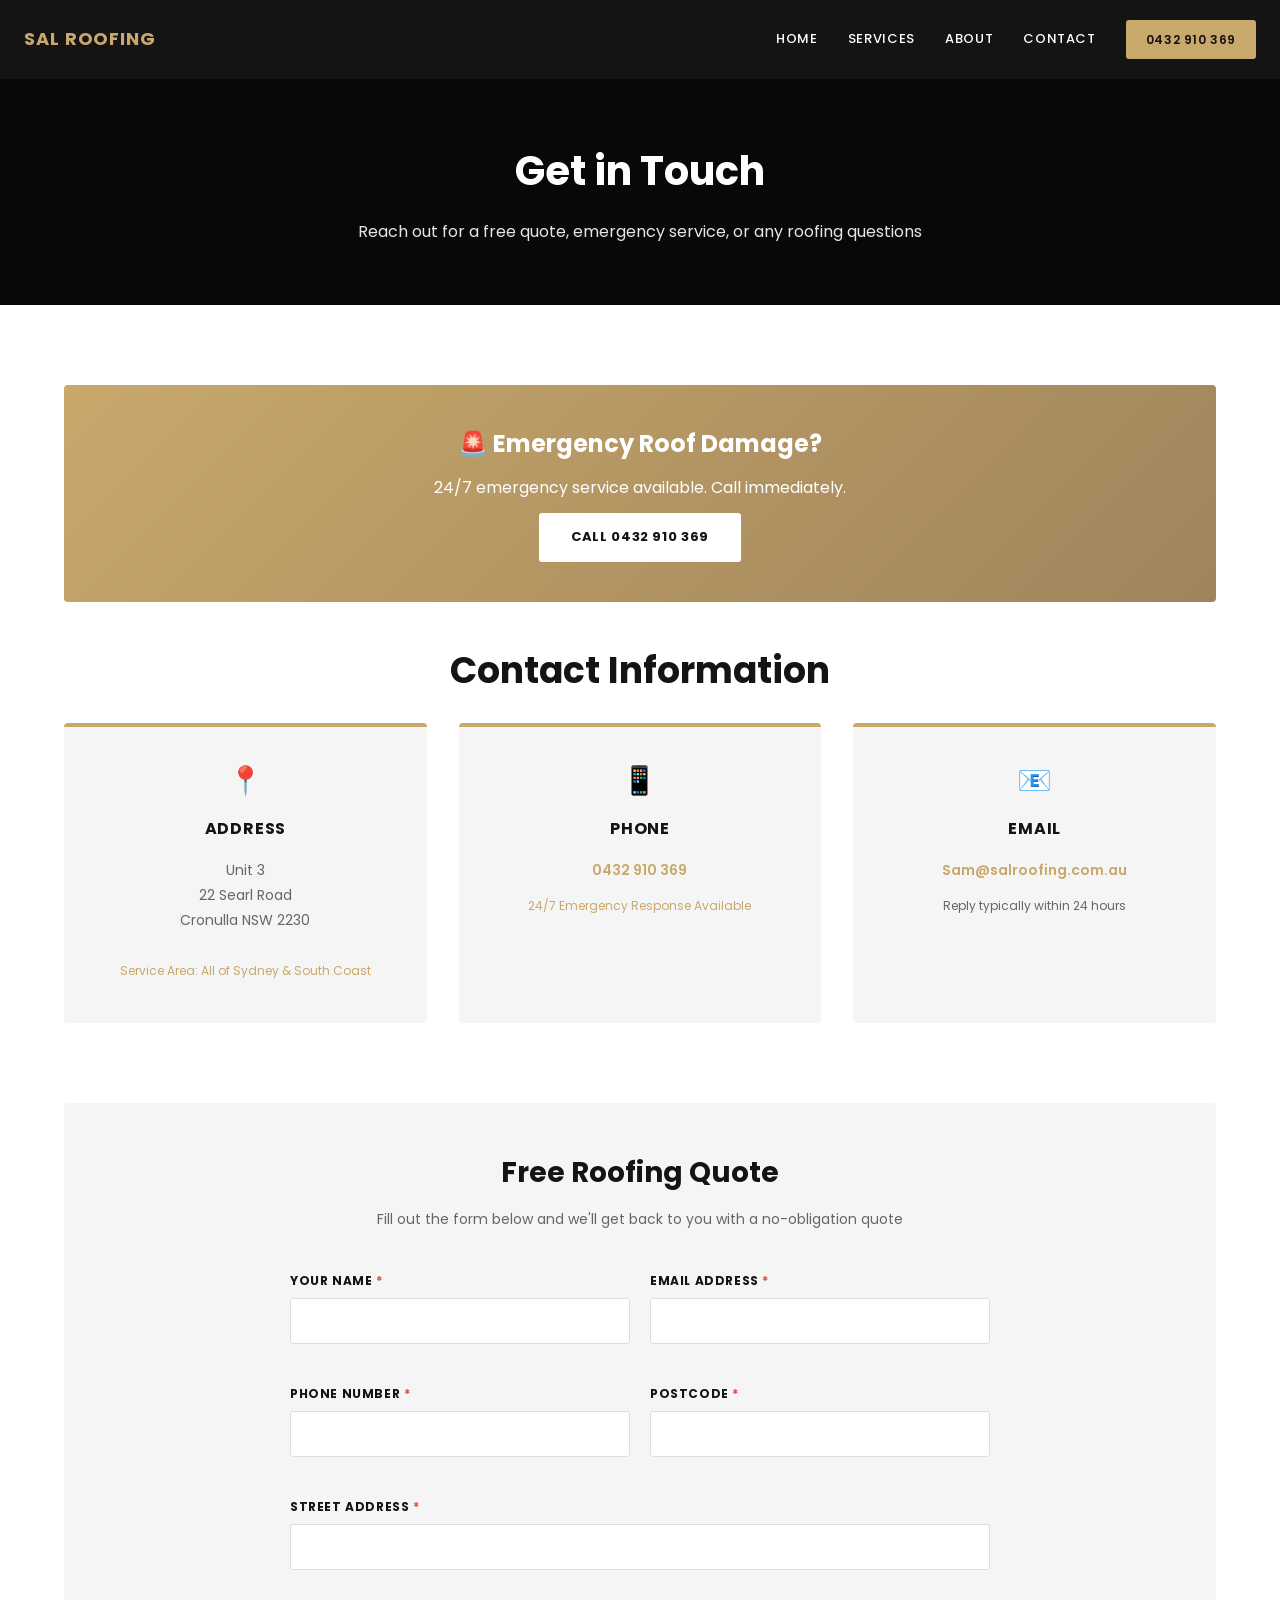
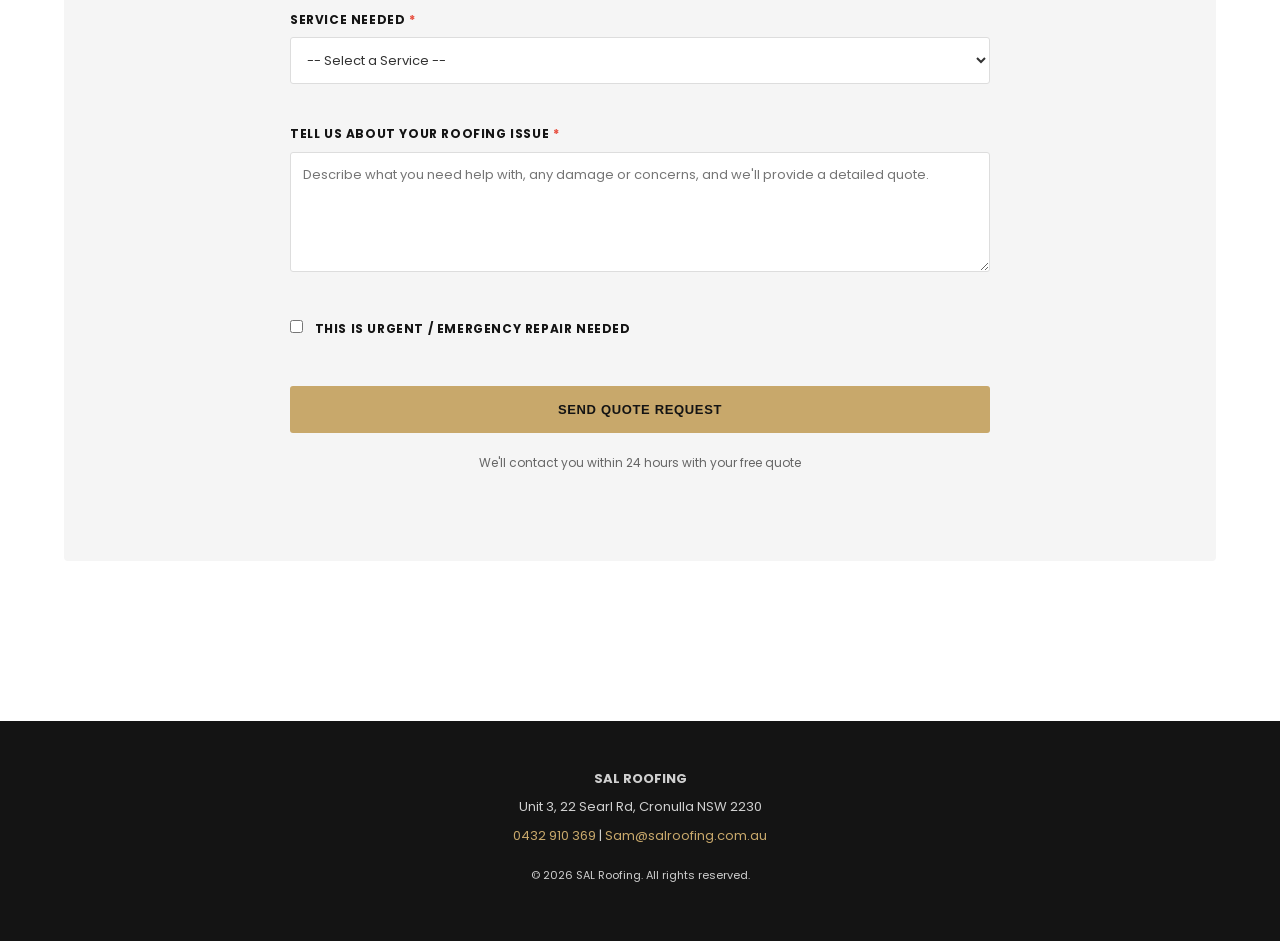
<file: contact.html>
<!DOCTYPE html>
<html lang="en">
<head>
    <meta charset="UTF-8">
    <meta name="viewport" content="width=device-width, initial-scale=1.0">
    <title>Contact SAL Roofing — Free Quotes & Emergency Service</title>
    <link href="https://fonts.googleapis.com/css2?family=Poppins:wght@300;400;500;600;700&display=swap" rel="stylesheet">
    <style>
        * {
            margin: 0;
            padding: 0;
            box-sizing: border-box;
        }

        :root {
            --black: #141414;
            --gold: #C8A86B;
            --light-gray: #F5F5F5;
            --white: #FFFFFF;
            --text: #333333;
            --text-light: #666666;
        }

        body {
            font-family: 'Poppins', -apple-system, BlinkMacSystemFont, 'Segoe UI', sans-serif;
            color: var(--text);
            line-height: 1.6;
            background: var(--white);
        }

        header {
            background: var(--black);
            color: var(--white);
            padding: 20px 24px;
            display: flex;
            justify-content: space-between;
            align-items: center;
            position: sticky;
            top: 0;
            z-index: 100;
        }

        .logo {
            font-size: 18px;
            font-weight: 700;
            letter-spacing: 0.05em;
            text-transform: uppercase;
            color: var(--gold);
        }

        nav {
            display: flex;
            gap: 30px;
            align-items: center;
        }

        nav a {
            color: var(--white);
            text-decoration: none;
            font-size: 13px;
            font-weight: 500;
            text-transform: uppercase;
            letter-spacing: 0.05em;
            transition: color 0.3s;
        }

        nav a:hover {
            color: var(--gold);
        }

        .phone {
            background: var(--gold);
            color: var(--black);
            padding: 10px 20px;
            border-radius: 3px;
            font-weight: 600;
            font-size: 12px;
            text-decoration: none;
        }

        /* PAGE HERO */
        .page-hero {
            background: linear-gradient(rgba(0, 0, 0, 0.6), rgba(0, 0, 0, 0.6)), var(--black);
            color: var(--white);
            padding: 60px 24px;
            text-align: center;
        }

        .page-hero h1 {
            font-size: 40px;
            font-weight: 700;
            margin-bottom: 16px;
        }

        .page-hero p {
            font-size: 16px;
            color: rgba(255, 255, 255, 0.9);
        }

        .container {
            max-width: 1200px;
            margin: 0 auto;
            padding: 0 24px;
        }

        section {
            padding: 80px 24px;
        }

        section h2 {
            font-size: 36px;
            font-weight: 700;
            margin-bottom: 24px;
            color: var(--black);
            text-align: center;
        }

        /* CONTACT INFO GRID */
        .contact-info {
            display: grid;
            grid-template-columns: repeat(auto-fit, minmax(280px, 1fr));
            gap: 32px;
            margin-bottom: 80px;
        }

        .info-box {
            background: var(--light-gray);
            padding: 32px;
            border-radius: 4px;
            border-top: 4px solid var(--gold);
            text-align: center;
        }

        .info-box h3 {
            font-size: 16px;
            font-weight: 700;
            text-transform: uppercase;
            letter-spacing: 0.05em;
            margin-bottom: 16px;
            color: var(--black);
        }

        .info-box p {
            font-size: 14px;
            color: var(--text-light);
            line-height: 1.8;
            margin-bottom: 8px;
        }

        .info-box a {
            color: var(--gold);
            text-decoration: none;
            font-weight: 600;
            font-size: 14px;
        }

        .info-box a:hover {
            text-decoration: underline;
        }

        .info-icon {
            font-size: 28px;
            margin-bottom: 12px;
            color: var(--gold);
        }

        /* FORM SECTION */
        .form-wrapper {
            background: var(--light-gray);
            padding: 48px;
            border-radius: 4px;
        }

        .form-wrapper h3 {
            font-size: 28px;
            font-weight: 700;
            margin-bottom: 12px;
            color: var(--black);
            text-align: center;
        }

        .form-wrapper p {
            text-align: center;
            color: var(--text-light);
            font-size: 14px;
            margin-bottom: 40px;
        }

        .contact-form {
            max-width: 700px;
            margin: 0 auto;
        }

        .form-row {
            display: grid;
            grid-template-columns: 1fr 1fr;
            gap: 20px;
            margin-bottom: 20px;
        }

        .form-row.full {
            grid-template-columns: 1fr;
        }

        .form-group {
            margin-bottom: 20px;
        }

        .form-group.full {
            grid-column: 1 / -1;
        }

        label {
            display: block;
            font-size: 12px;
            font-weight: 700;
            text-transform: uppercase;
            letter-spacing: 0.05em;
            margin-bottom: 8px;
            color: var(--black);
        }

        input, textarea, select {
            width: 100%;
            padding: 12px;
            border: 1px solid #ddd;
            border-radius: 3px;
            font-family: 'Poppins', sans-serif;
            font-size: 13px;
            color: var(--text);
            background: var(--white);
        }

        input:focus, textarea:focus, select:focus {
            outline: none;
            border-color: var(--gold);
            box-shadow: 0 0 0 3px rgba(200, 168, 107, 0.1);
        }

        textarea {
            resize: vertical;
            min-height: 120px;
        }

        .required {
            color: #e74c3c;
        }

        .form-submit {
            background: var(--gold);
            color: var(--black);
            padding: 16px 40px;
            border: none;
            border-radius: 3px;
            font-size: 13px;
            font-weight: 700;
            text-transform: uppercase;
            letter-spacing: 0.05em;
            cursor: pointer;
            transition: all 0.3s;
            width: 100%;
        }

        .form-submit:hover {
            background: #b8985b;
            transform: translateY(-2px);
        }

        /* EMERGENCY BANNER */
        .emergency-banner {
            background: linear-gradient(135deg, var(--gold), #a0845c);
            color: var(--white);
            padding: 40px 24px;
            text-align: center;
            border-radius: 4px;
            margin-bottom: 40px;
        }

        .emergency-banner h3 {
            font-size: 24px;
            font-weight: 700;
            margin-bottom: 12px;
            color: var(--white);
        }

        .emergency-banner p {
            font-size: 16px;
            margin-bottom: 12px;
        }

        .emergency-banner a {
            background: var(--white);
            color: var(--black);
            padding: 14px 32px;
            display: inline-block;
            text-decoration: none;
            border-radius: 3px;
            font-weight: 700;
            font-size: 13px;
            text-transform: uppercase;
            letter-spacing: 0.05em;
            transition: all 0.3s;
        }

        .emergency-banner a:hover {
            transform: translateY(-2px);
        }

        /* FOOTER */
        footer {
            background: var(--black);
            color: var(--white);
            padding: 48px 24px;
            text-align: center;
            margin-top: 80px;
        }

        footer p {
            color: rgba(255, 255, 255, 0.8);
            font-size: 13px;
            margin-bottom: 8px;
        }

        footer a {
            color: var(--gold);
            text-decoration: none;
        }

        /* SUCCESS MESSAGE */
        .success-message {
            background: #27ae60;
            color: white;
            padding: 16px;
            border-radius: 3px;
            margin-bottom: 20px;
            display: none;
            text-align: center;
        }

        .success-message.show {
            display: block;
        }

        @media (max-width: 768px) {
            .page-hero h1 {
                font-size: 28px;
            }

            section h2 {
                font-size: 28px;
            }

            nav {
                gap: 16px;
                font-size: 11px;
            }

            .contact-info {
                grid-template-columns: 1fr;
            }

            .form-row {
                grid-template-columns: 1fr;
            }

            .form-wrapper {
                padding: 24px;
            }

            .emergency-banner {
                padding: 24px;
            }

            .emergency-banner h3 {
                font-size: 18px;
            }
        }
    </style>
</head>
<body>
    <header>
        <div class="logo">SAL Roofing</div>
        <nav>
            <a href="index.html">Home</a>
            <a href="services.html">Services</a>
            <a href="about.html">About</a>
            <a href="#contact">Contact</a>
            <a href="tel:0432910369" class="phone">0432 910 369</a>
        </nav>
    </header>

    <div class="page-hero">
        <h1>Get in Touch</h1>
        <p>Reach out for a free quote, emergency service, or any roofing questions</p>
    </div>

    <section id="contact">
        <div class="container">
            
            <!-- EMERGENCY BANNER -->
            <div class="emergency-banner">
                <h3>🚨 Emergency Roof Damage?</h3>
                <p>24/7 emergency service available. Call immediately.</p>
                <a href="tel:0432910369">Call 0432 910 369</a>
            </div>

            <!-- CONTACT INFO -->
            <h2>Contact Information</h2>
            <div class="contact-info">
                <div class="info-box">
                    <div class="info-icon">📍</div>
                    <h3>Address</h3>
                    <p>Unit 3<br>22 Searl Road<br>Cronulla NSW 2230<br><br><span style="font-size: 12px; color: var(--gold);">Service Area: All of Sydney & South Coast</span></p>
                </div>

                <div class="info-box">
                    <div class="info-icon">📱</div>
                    <h3>Phone</h3>
                    <p><a href="tel:0432910369">0432 910 369</a></p>
                    <p style="margin-top: 12px; font-size: 12px; color: var(--gold);">24/7 Emergency Response Available</p>
                </div>

                <div class="info-box">
                    <div class="info-icon">📧</div>
                    <h3>Email</h3>
                    <p><a href="mailto:Sam@salroofing.com.au">Sam@salroofing.com.au</a></p>
                    <p style="margin-top: 12px; font-size: 12px;">Reply typically within 24 hours</p>
                </div>
            </div>

            <!-- CONTACT FORM -->
            <div class="form-wrapper">
                <h3>Free Roofing Quote</h3>
                <p>Fill out the form below and we'll get back to you with a no-obligation quote</p>

                <div class="success-message" id="successMessage">
                    ✓ Thank you! We've received your inquiry and will contact you soon.
                </div>

                <form class="contact-form" id="contactForm" onsubmit="handleSubmit(event)">
                    
                    <div class="form-row">
                        <div class="form-group">
                            <label>Your Name <span class="required">*</span></label>
                            <input type="text" name="name" required>
                        </div>
                        <div class="form-group">
                            <label>Email Address <span class="required">*</span></label>
                            <input type="email" name="email" required>
                        </div>
                    </div>

                    <div class="form-row">
                        <div class="form-group">
                            <label>Phone Number <span class="required">*</span></label>
                            <input type="tel" name="phone" required>
                        </div>
                        <div class="form-group">
                            <label>Postcode <span class="required">*</span></label>
                            <input type="text" name="postcode" required>
                        </div>
                    </div>

                    <div class="form-row full">
                        <div class="form-group">
                            <label>Street Address <span class="required">*</span></label>
                            <input type="text" name="address" required>
                        </div>
                    </div>

                    <div class="form-row full">
                        <div class="form-group">
                            <label>Service Needed <span class="required">*</span></label>
                            <select name="service" required>
                                <option value="">-- Select a Service --</option>
                                <option value="repair">Roof Repair</option>
                                <option value="replacement">Roof Replacement</option>
                                <option value="metal">Metal Roofing Installation</option>
                                <option value="guttering">Guttering Service</option>
                                <option value="inspection">Roof Inspection</option>
                                <option value="restoration">Roof Restoration</option>
                                <option value="emergency">Emergency Service</option>
                                <option value="other">Other / Not Sure</option>
                            </select>
                        </div>
                    </div>

                    <div class="form-row full">
                        <div class="form-group">
                            <label>Tell Us About Your Roofing Issue <span class="required">*</span></label>
                            <textarea name="message" required placeholder="Describe what you need help with, any damage or concerns, and we'll provide a detailed quote."></textarea>
                        </div>
                    </div>

                    <div class="form-row full">
                        <div class="form-group">
                            <label>
                                <input type="checkbox" name="urgent" style="width: auto; margin-right: 8px;">
                                This is urgent / emergency repair needed
                            </label>
                        </div>
                    </div>

                    <div class="form-row full">
                        <button type="submit" class="form-submit">Send Quote Request</button>
                    </div>

                    <p style="text-align: center; font-size: 12px; color: var(--text-light); margin-top: 16px;">
                        We'll contact you within 24 hours with your free quote
                    </p>
                </form>
            </div>
        </div>
    </section>

    <footer>
        <p><strong>SAL ROOFING</strong></p>
        <p>Unit 3, 22 Searl Rd, Cronulla NSW 2230</p>
        <p><a href="tel:0432910369">0432 910 369</a> | <a href="mailto:Sam@salroofing.com.au">Sam@salroofing.com.au</a></p>
        <p style="margin-top: 20px; font-size: 11px;">© 2026 SAL Roofing. All rights reserved.</p>
    </footer>

    <script>
        function handleSubmit(event) {
            event.preventDefault();
            
            // Get form data
            const formData = new FormData(event.target);
            const data = Object.fromEntries(formData);
            
            // Show success message
            const successMsg = document.getElementById('successMessage');
            successMsg.classList.add('show');
            
            // Reset form
            event.target.reset();
            
            // Hide message after 5 seconds
            setTimeout(() => {
                successMsg.classList.remove('show');
            }, 5000);
            
            // In a real implementation, this would send to a backend service
            console.log('Form submitted:', data);
        }
    </script>
</body>
</html>
</file>
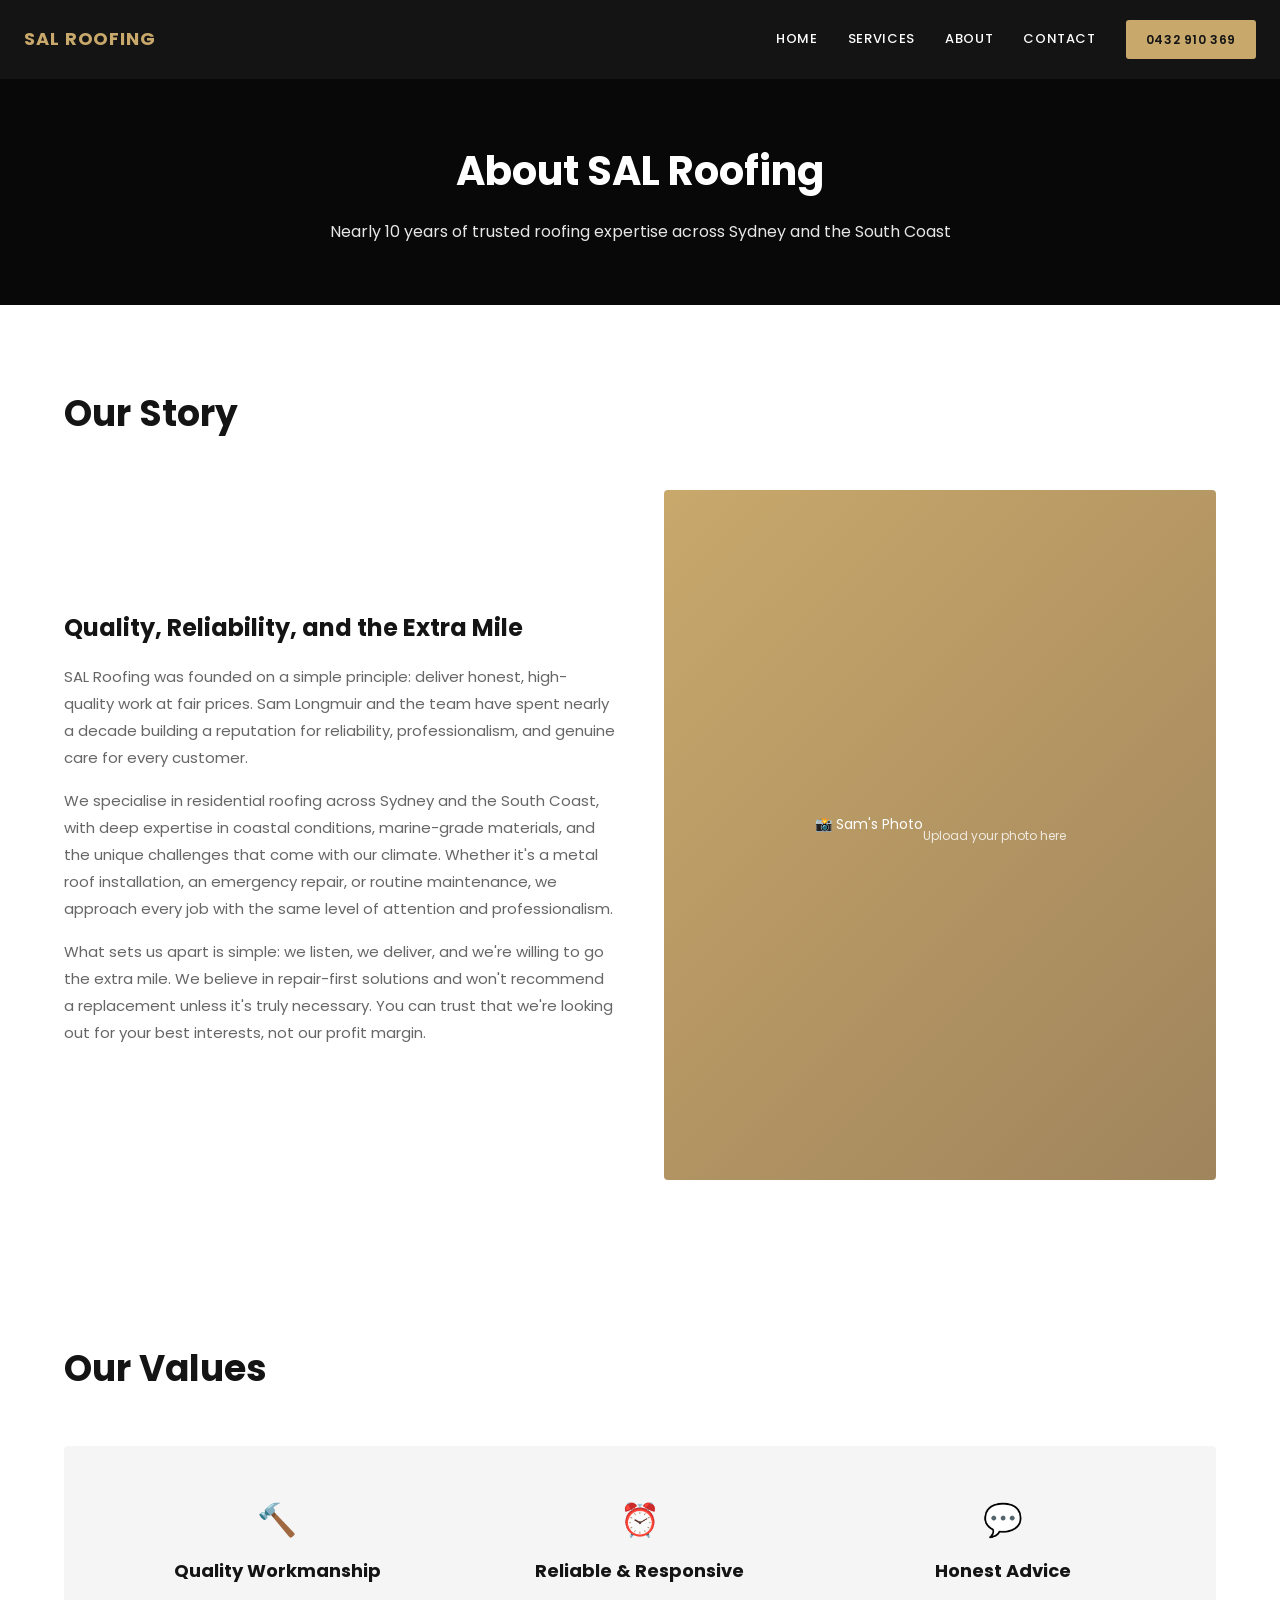
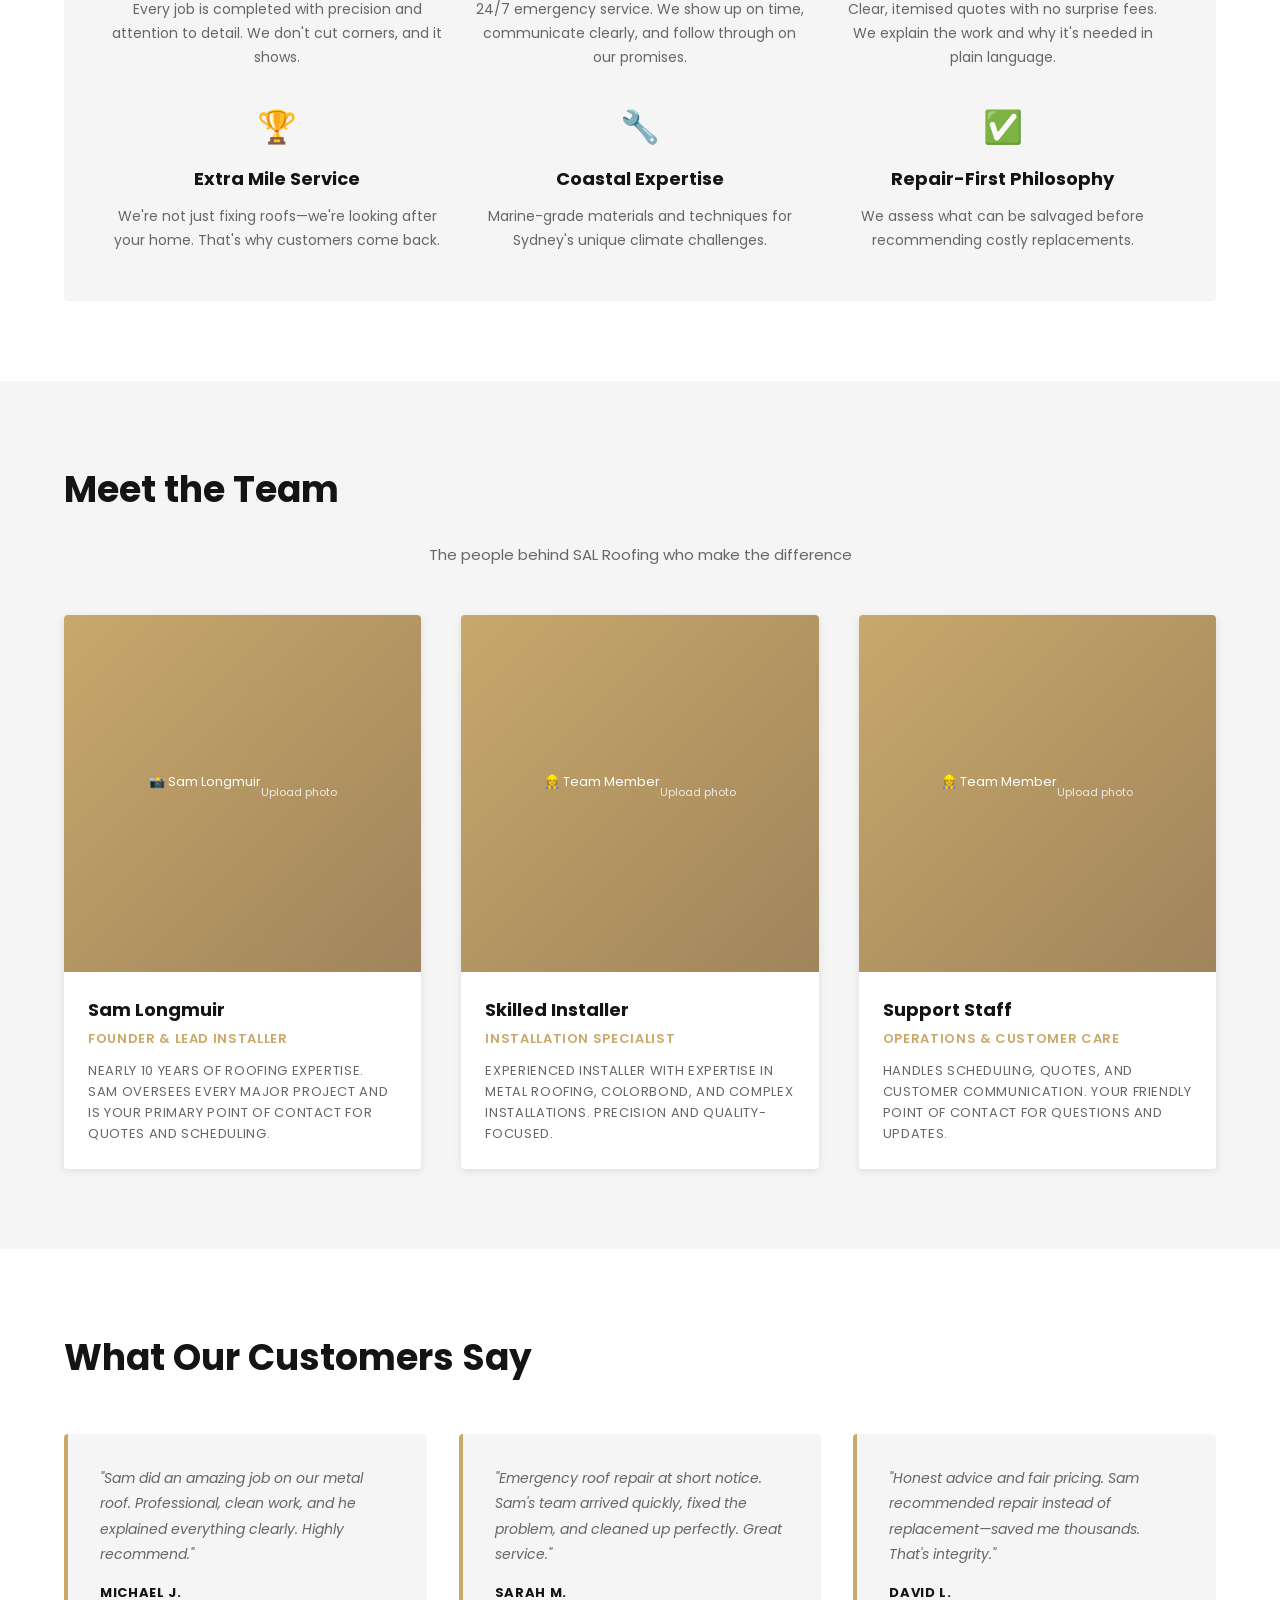
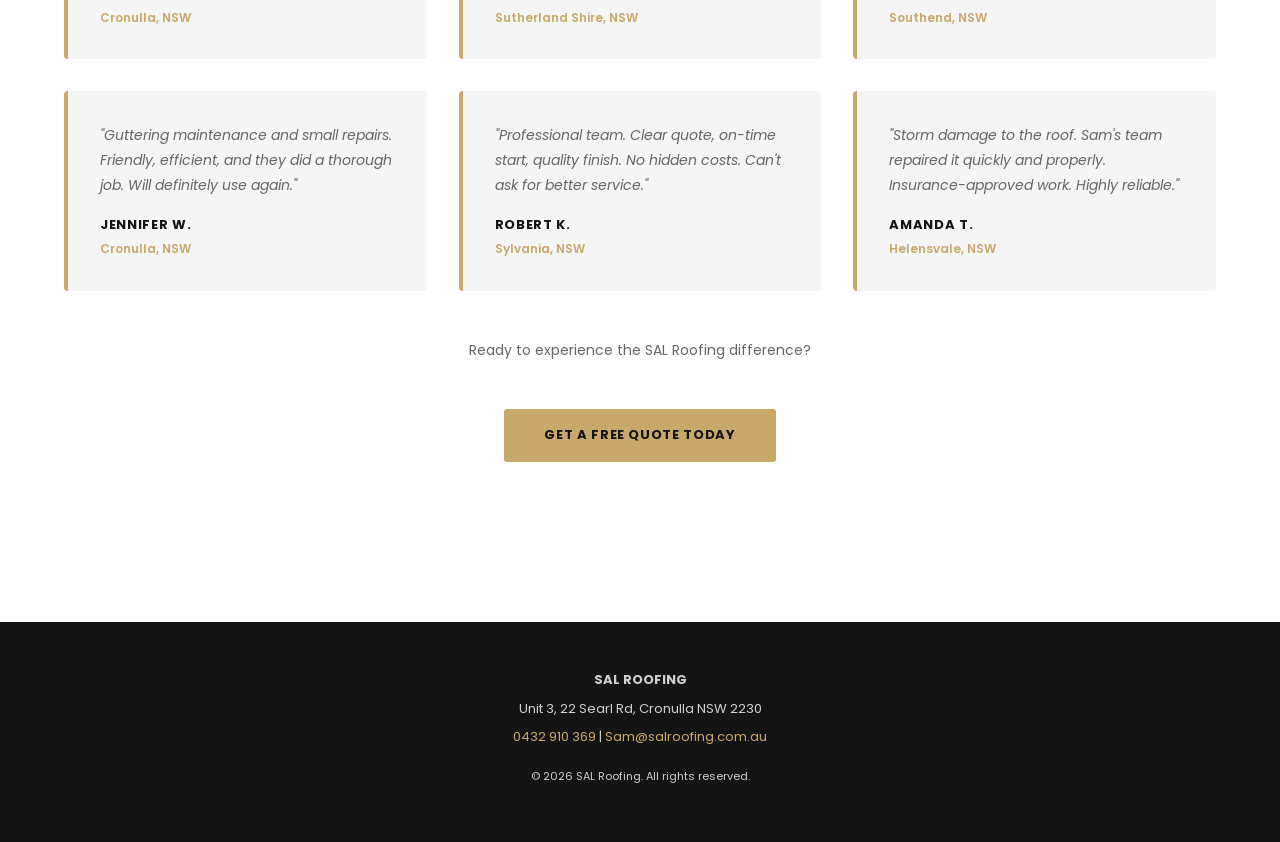
<file: SAL_Roofing_about.html>
<!DOCTYPE html>
<html lang="en">
<head>
    <meta charset="UTF-8">
    <meta name="viewport" content="width=device-width, initial-scale=1.0">
    <title>About SAL Roofing — Local Sydney Roofing Experts</title>
    <link href="https://fonts.googleapis.com/css2?family=Poppins:wght@300;400;500;600;700&display=swap" rel="stylesheet">
    <style>
        * {
            margin: 0;
            padding: 0;
            box-sizing: border-box;
        }

        :root {
            --black: #141414;
            --gold: #C8A86B;
            --light-gray: #F5F5F5;
            --white: #FFFFFF;
            --text: #333333;
            --text-light: #666666;
        }

        body {
            font-family: 'Poppins', -apple-system, BlinkMacSystemFont, 'Segoe UI', sans-serif;
            color: var(--text);
            line-height: 1.6;
            background: var(--white);
        }

        header {
            background: var(--black);
            color: var(--white);
            padding: 20px 24px;
            display: flex;
            justify-content: space-between;
            align-items: center;
            position: sticky;
            top: 0;
            z-index: 100;
        }

        .logo {
            font-size: 18px;
            font-weight: 700;
            letter-spacing: 0.05em;
            text-transform: uppercase;
            color: var(--gold);
        }

        nav {
            display: flex;
            gap: 30px;
            align-items: center;
        }

        nav a {
            color: var(--white);
            text-decoration: none;
            font-size: 13px;
            font-weight: 500;
            text-transform: uppercase;
            letter-spacing: 0.05em;
            transition: color 0.3s;
        }

        nav a:hover {
            color: var(--gold);
        }

        .phone {
            background: var(--gold);
            color: var(--black);
            padding: 10px 20px;
            border-radius: 3px;
            font-weight: 600;
            font-size: 12px;
            text-decoration: none;
        }

        /* PAGE HERO */
        .page-hero {
            background: linear-gradient(rgba(0, 0, 0, 0.6), rgba(0, 0, 0, 0.6)), var(--black);
            color: var(--white);
            padding: 60px 24px;
            text-align: center;
        }

        .page-hero h1 {
            font-size: 40px;
            font-weight: 700;
            margin-bottom: 16px;
        }

        .page-hero p {
            font-size: 16px;
            color: rgba(255, 255, 255, 0.9);
        }

        .container {
            max-width: 1200px;
            margin: 0 auto;
            padding: 0 24px;
        }

        section {
            padding: 80px 24px;
        }

        section h2 {
            font-size: 36px;
            font-weight: 700;
            margin-bottom: 24px;
            color: var(--black);
        }

        /* ABOUT CONTENT */
        .about-intro {
            display: grid;
            grid-template-columns: 1fr 1fr;
            gap: 48px;
            align-items: center;
            margin-top: 48px;
        }

        .about-intro h3 {
            font-size: 24px;
            font-weight: 700;
            margin-bottom: 16px;
            color: var(--black);
        }

        .about-intro p {
            font-size: 15px;
            color: var(--text-light);
            line-height: 1.8;
            margin-bottom: 16px;
        }

        .image-placeholder {
            background: linear-gradient(135deg, var(--gold), #a0845c);
            width: 100%;
            aspect-ratio: 4/5;
            border-radius: 4px;
            display: flex;
            align-items: center;
            justify-content: center;
            color: var(--white);
            font-size: 14px;
            text-align: center;
            padding: 24px;
        }

        /* VALUES */
        .values-grid {
            display: grid;
            grid-template-columns: repeat(auto-fit, minmax(280px, 1fr));
            gap: 32px;
            margin-top: 48px;
            background: var(--light-gray);
            padding: 48px;
            border-radius: 4px;
        }

        .value-card {
            text-align: center;
        }

        .value-card h3 {
            font-size: 18px;
            font-weight: 700;
            margin-bottom: 12px;
            color: var(--black);
        }

        .value-card p {
            font-size: 14px;
            color: var(--text-light);
            line-height: 1.7;
        }

        .value-icon {
            font-size: 32px;
            margin-bottom: 12px;
            color: var(--gold);
        }

        /* TEAM SECTION */
        .team-section {
            background: var(--light-gray);
        }

        .team-grid {
            display: grid;
            grid-template-columns: repeat(auto-fit, minmax(300px, 1fr));
            gap: 40px;
            margin-top: 48px;
        }

        .team-member {
            background: var(--white);
            border-radius: 4px;
            overflow: hidden;
            box-shadow: 0 2px 8px rgba(0, 0, 0, 0.1);
            transition: transform 0.3s;
        }

        .team-member:hover {
            transform: translateY(-8px);
        }

        .team-photo {
            background: linear-gradient(135deg, var(--gold), #a0845c);
            width: 100%;
            aspect-ratio: 1/1;
            display: flex;
            align-items: center;
            justify-content: center;
            color: var(--white);
            font-size: 13px;
            text-align: center;
            padding: 16px;
        }

        .team-info {
            padding: 24px;
        }

        .team-info h3 {
            font-size: 18px;
            font-weight: 700;
            margin-bottom: 4px;
            color: var(--black);
        }

        .team-info p {
            font-size: 13px;
            color: var(--gold);
            font-weight: 600;
            margin-bottom: 12px;
            text-transform: uppercase;
            letter-spacing: 0.05em;
        }

        .team-info > p:last-child {
            color: var(--text-light);
            font-weight: 400;
            margin-top: 12px;
            margin-bottom: 0;
            font-size: 13px;
        }

        /* TESTIMONIALS */
        .testimonials {
            display: grid;
            grid-template-columns: repeat(auto-fit, minmax(300px, 1fr));
            gap: 32px;
            margin-top: 48px;
        }

        .testimonial {
            background: var(--light-gray);
            padding: 32px;
            border-radius: 4px;
            border-left: 4px solid var(--gold);
        }

        .testimonial-text {
            font-size: 14px;
            font-style: italic;
            color: var(--text-light);
            margin-bottom: 16px;
            line-height: 1.8;
        }

        .testimonial-author {
            font-size: 13px;
            font-weight: 700;
            color: var(--black);
            text-transform: uppercase;
            letter-spacing: 0.05em;
        }

        .testimonial-role {
            font-size: 12px;
            color: var(--gold);
            font-weight: 600;
            margin-top: 4px;
        }

        /* CTA */
        .cta-button {
            background: var(--gold);
            color: var(--black);
            padding: 16px 40px;
            border: none;
            border-radius: 3px;
            font-size: 13px;
            font-weight: 700;
            text-transform: uppercase;
            letter-spacing: 0.05em;
            cursor: pointer;
            display: inline-block;
            text-decoration: none;
            transition: all 0.3s;
            margin-top: 24px;
        }

        .cta-button:hover {
            background: #b8985b;
            transform: translateY(-2px);
        }

        /* FOOTER */
        footer {
            background: var(--black);
            color: var(--white);
            padding: 48px 24px;
            text-align: center;
            margin-top: 80px;
        }

        footer p {
            color: rgba(255, 255, 255, 0.8);
            font-size: 13px;
            margin-bottom: 8px;
        }

        footer a {
            color: var(--gold);
            text-decoration: none;
        }

        @media (max-width: 768px) {
            .page-hero h1 {
                font-size: 28px;
            }

            section h2 {
                font-size: 28px;
            }

            nav {
                gap: 16px;
                font-size: 11px;
            }

            .about-intro {
                grid-template-columns: 1fr;
            }

            .team-grid {
                grid-template-columns: 1fr;
            }

            .testimonials {
                grid-template-columns: 1fr;
            }

            .values-grid {
                grid-template-columns: 1fr;
            }
        }
    </style>
</head>
<body>
    <header>
        <div class="logo">SAL Roofing</div>
        <nav>
            <a href="index.html">Home</a>
            <a href="services.html">Services</a>
            <a href="#about">About</a>
            <a href="contact.html">Contact</a>
            <a href="tel:0432910369" class="phone">0432 910 369</a>
        </nav>
    </header>

    <div class="page-hero">
        <h1>About SAL Roofing</h1>
        <p>Nearly 10 years of trusted roofing expertise across Sydney and the South Coast</p>
    </div>

    <section id="about">
        <div class="container">
            <h2>Our Story</h2>
            <div class="about-intro">
                <div>
                    <h3>Quality, Reliability, and the Extra Mile</h3>
                    <p>SAL Roofing was founded on a simple principle: deliver honest, high-quality work at fair prices. Sam Longmuir and the team have spent nearly a decade building a reputation for reliability, professionalism, and genuine care for every customer.</p>
                    <p>We specialise in residential roofing across Sydney and the South Coast, with deep expertise in coastal conditions, marine-grade materials, and the unique challenges that come with our climate. Whether it's a metal roof installation, an emergency repair, or routine maintenance, we approach every job with the same level of attention and professionalism.</p>
                    <p>What sets us apart is simple: we listen, we deliver, and we're willing to go the extra mile. We believe in repair-first solutions and won't recommend a replacement unless it's truly necessary. You can trust that we're looking out for your best interests, not our profit margin.</p>
                </div>
                <div class="image-placeholder">
                    📸 Sam's Photo<br><br>
                    <span style="font-size: 12px; opacity: 0.8;">Upload your photo here</span>
                </div>
            </div>
        </div>
    </section>

    <section>
        <div class="container">
            <h2>Our Values</h2>
            <div class="values-grid">
                <div class="value-card">
                    <div class="value-icon">🔨</div>
                    <h3>Quality Workmanship</h3>
                    <p>Every job is completed with precision and attention to detail. We don't cut corners, and it shows.</p>
                </div>
                <div class="value-card">
                    <div class="value-icon">⏰</div>
                    <h3>Reliable & Responsive</h3>
                    <p>24/7 emergency service. We show up on time, communicate clearly, and follow through on our promises.</p>
                </div>
                <div class="value-card">
                    <div class="value-icon">💬</div>
                    <h3>Honest Advice</h3>
                    <p>Clear, itemised quotes with no surprise fees. We explain the work and why it's needed in plain language.</p>
                </div>
                <div class="value-card">
                    <div class="value-icon">🏆</div>
                    <h3>Extra Mile Service</h3>
                    <p>We're not just fixing roofs—we're looking after your home. That's why customers come back.</p>
                </div>
                <div class="value-card">
                    <div class="value-icon">🔧</div>
                    <h3>Coastal Expertise</h3>
                    <p>Marine-grade materials and techniques for Sydney's unique climate challenges.</p>
                </div>
                <div class="value-card">
                    <div class="value-icon">✅</div>
                    <h3>Repair-First Philosophy</h3>
                    <p>We assess what can be salvaged before recommending costly replacements.</p>
                </div>
            </div>
        </div>
    </section>

    <section class="team-section">
        <div class="container">
            <h2>Meet the Team</h2>
            <p style="text-align: center; font-size: 15px; color: var(--text-light); margin-bottom: 48px;">The people behind SAL Roofing who make the difference</p>
            
            <div class="team-grid">
                <div class="team-member">
                    <div class="team-photo">
                        📸 Sam Longmuir<br><br>
                        <span style="font-size: 11px; opacity: 0.8;">Upload photo</span>
                    </div>
                    <div class="team-info">
                        <h3>Sam Longmuir</h3>
                        <p>Founder & Lead Installer</p>
                        <p>Nearly 10 years of roofing expertise. Sam oversees every major project and is your primary point of contact for quotes and scheduling.</p>
                    </div>
                </div>

                <div class="team-member">
                    <div class="team-photo">
                        👷 Team Member<br><br>
                        <span style="font-size: 11px; opacity: 0.8;">Upload photo</span>
                    </div>
                    <div class="team-info">
                        <h3>Skilled Installer</h3>
                        <p>Installation Specialist</p>
                        <p>Experienced installer with expertise in metal roofing, Colorbond, and complex installations. Precision and quality-focused.</p>
                    </div>
                </div>

                <div class="team-member">
                    <div class="team-photo">
                        👷 Team Member<br><br>
                        <span style="font-size: 11px; opacity: 0.8;">Upload photo</span>
                    </div>
                    <div class="team-info">
                        <h3>Support Staff</h3>
                        <p>Operations & Customer Care</p>
                        <p>Handles scheduling, quotes, and customer communication. Your friendly point of contact for questions and updates.</p>
                    </div>
                </div>
            </div>
        </div>
    </section>

    <section>
        <div class="container">
            <h2>What Our Customers Say</h2>
            <div class="testimonials">
                <div class="testimonial">
                    <div class="testimonial-text">"Sam did an amazing job on our metal roof. Professional, clean work, and he explained everything clearly. Highly recommend."</div>
                    <div class="testimonial-author">Michael J.</div>
                    <div class="testimonial-role">Cronulla, NSW</div>
                </div>

                <div class="testimonial">
                    <div class="testimonial-text">"Emergency roof repair at short notice. Sam's team arrived quickly, fixed the problem, and cleaned up perfectly. Great service."</div>
                    <div class="testimonial-author">Sarah M.</div>
                    <div class="testimonial-role">Sutherland Shire, NSW</div>
                </div>

                <div class="testimonial">
                    <div class="testimonial-text">"Honest advice and fair pricing. Sam recommended repair instead of replacement—saved me thousands. That's integrity."</div>
                    <div class="testimonial-author">David L.</div>
                    <div class="testimonial-role">Southend, NSW</div>
                </div>

                <div class="testimonial">
                    <div class="testimonial-text">"Guttering maintenance and small repairs. Friendly, efficient, and they did a thorough job. Will definitely use again."</div>
                    <div class="testimonial-author">Jennifer W.</div>
                    <div class="testimonial-role">Cronulla, NSW</div>
                </div>

                <div class="testimonial">
                    <div class="testimonial-text">"Professional team. Clear quote, on-time start, quality finish. No hidden costs. Can't ask for better service."</div>
                    <div class="testimonial-author">Robert K.</div>
                    <div class="testimonial-role">Sylvania, NSW</div>
                </div>

                <div class="testimonial">
                    <div class="testimonial-text">"Storm damage to the roof. Sam's team repaired it quickly and properly. Insurance-approved work. Highly reliable."</div>
                    <div class="testimonial-author">Amanda T.</div>
                    <div class="testimonial-role">Helensvale, NSW</div>
                </div>
            </div>

            <div style="text-align: center; margin-top: 48px;">
                <p style="font-size: 14px; color: var(--text-light); margin-bottom: 24px;">Ready to experience the SAL Roofing difference?</p>
                <a href="contact.html" class="cta-button">Get a Free Quote Today</a>
            </div>
        </div>
    </section>

    <footer>
        <p><strong>SAL ROOFING</strong></p>
        <p>Unit 3, 22 Searl Rd, Cronulla NSW 2230</p>
        <p><a href="tel:0432910369">0432 910 369</a> | <a href="mailto:Sam@salroofing.com.au">Sam@salroofing.com.au</a></p>
        <p style="margin-top: 20px; font-size: 11px;">© 2026 SAL Roofing. All rights reserved.</p>
    </footer>
</body>
</html>
</file>
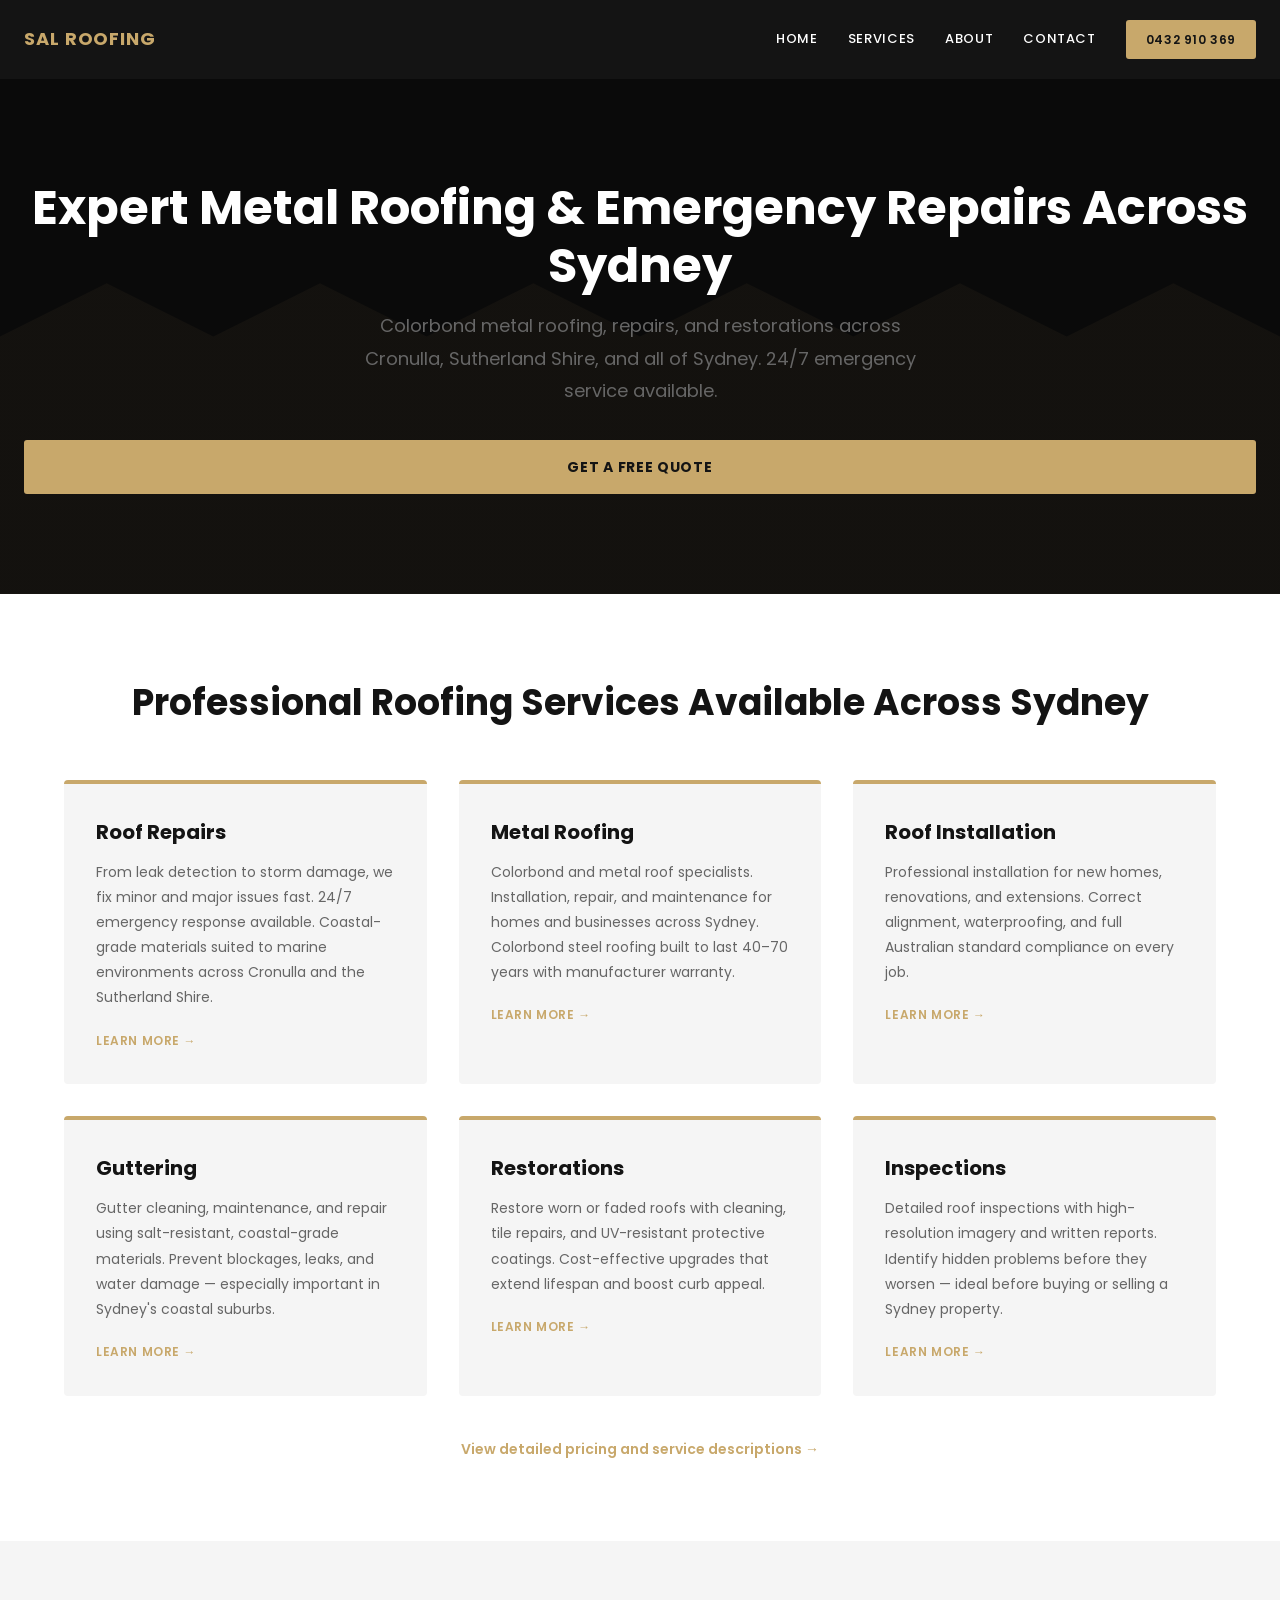
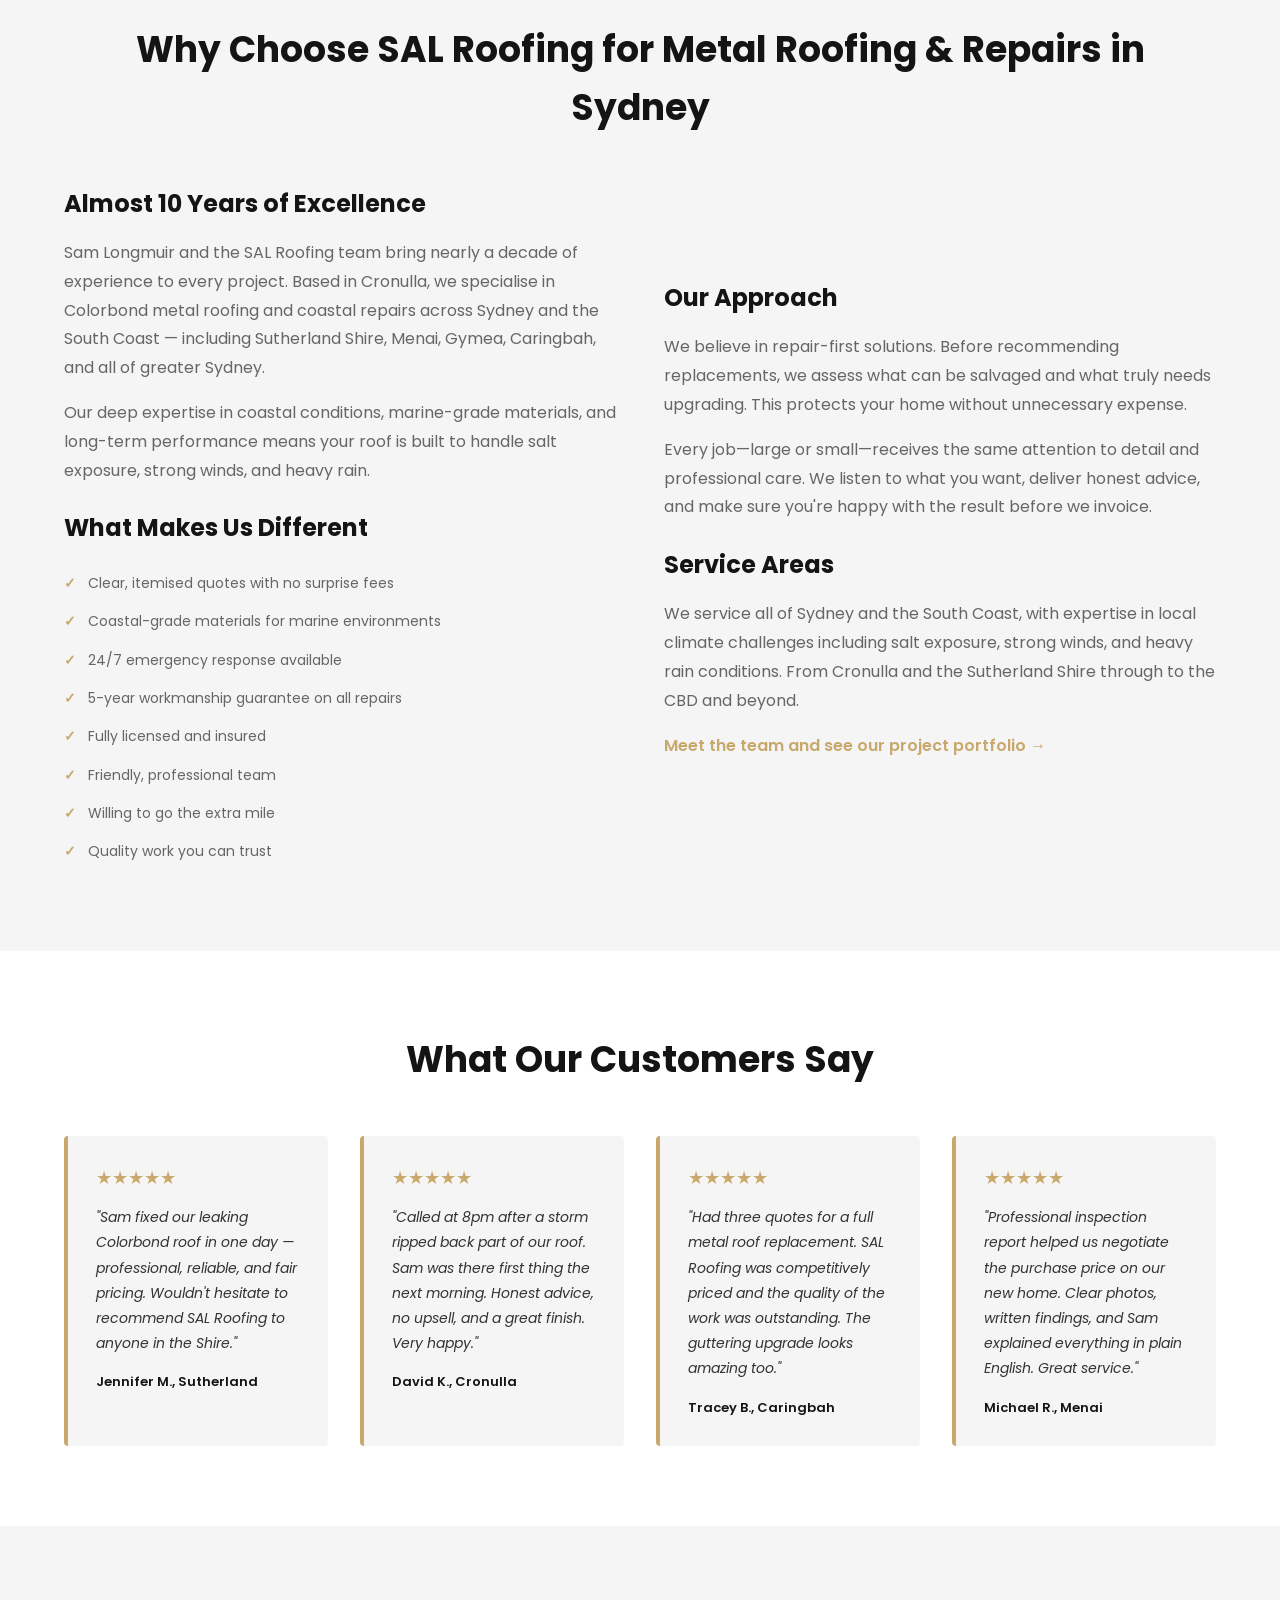
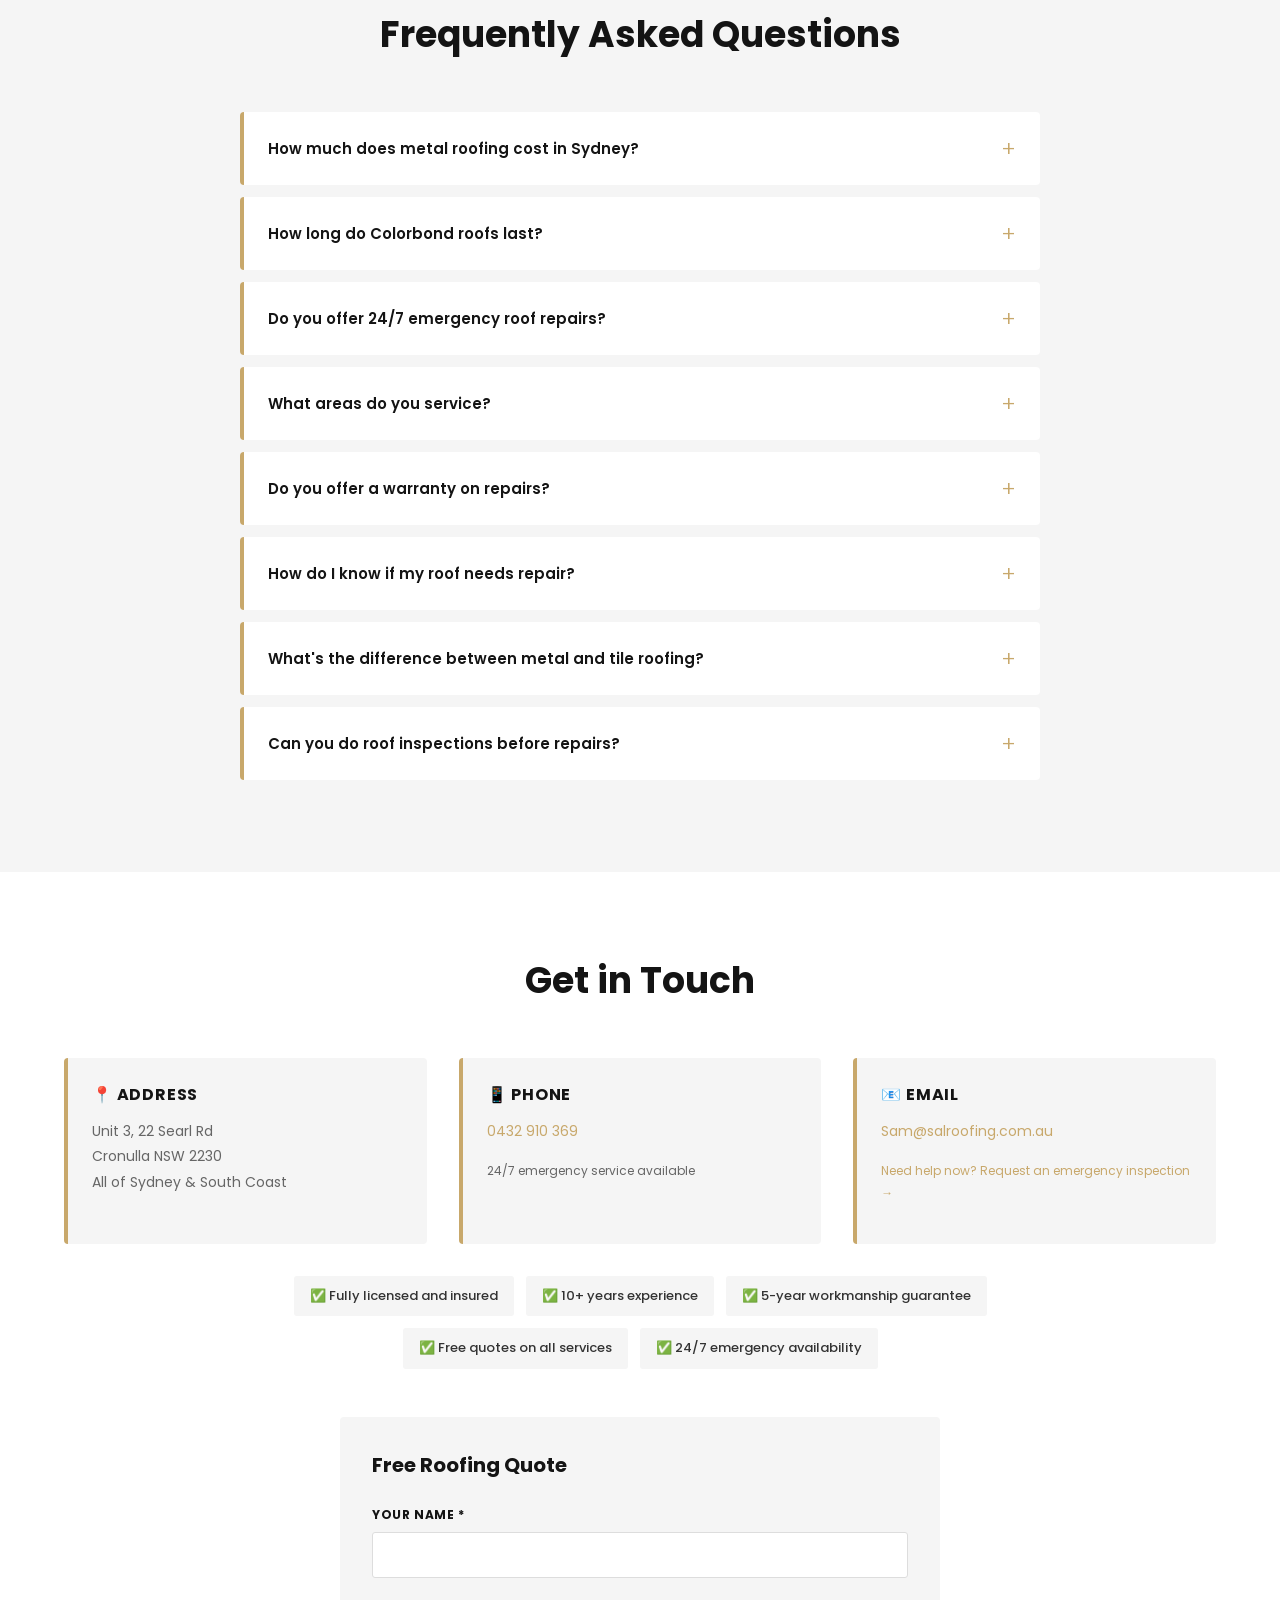
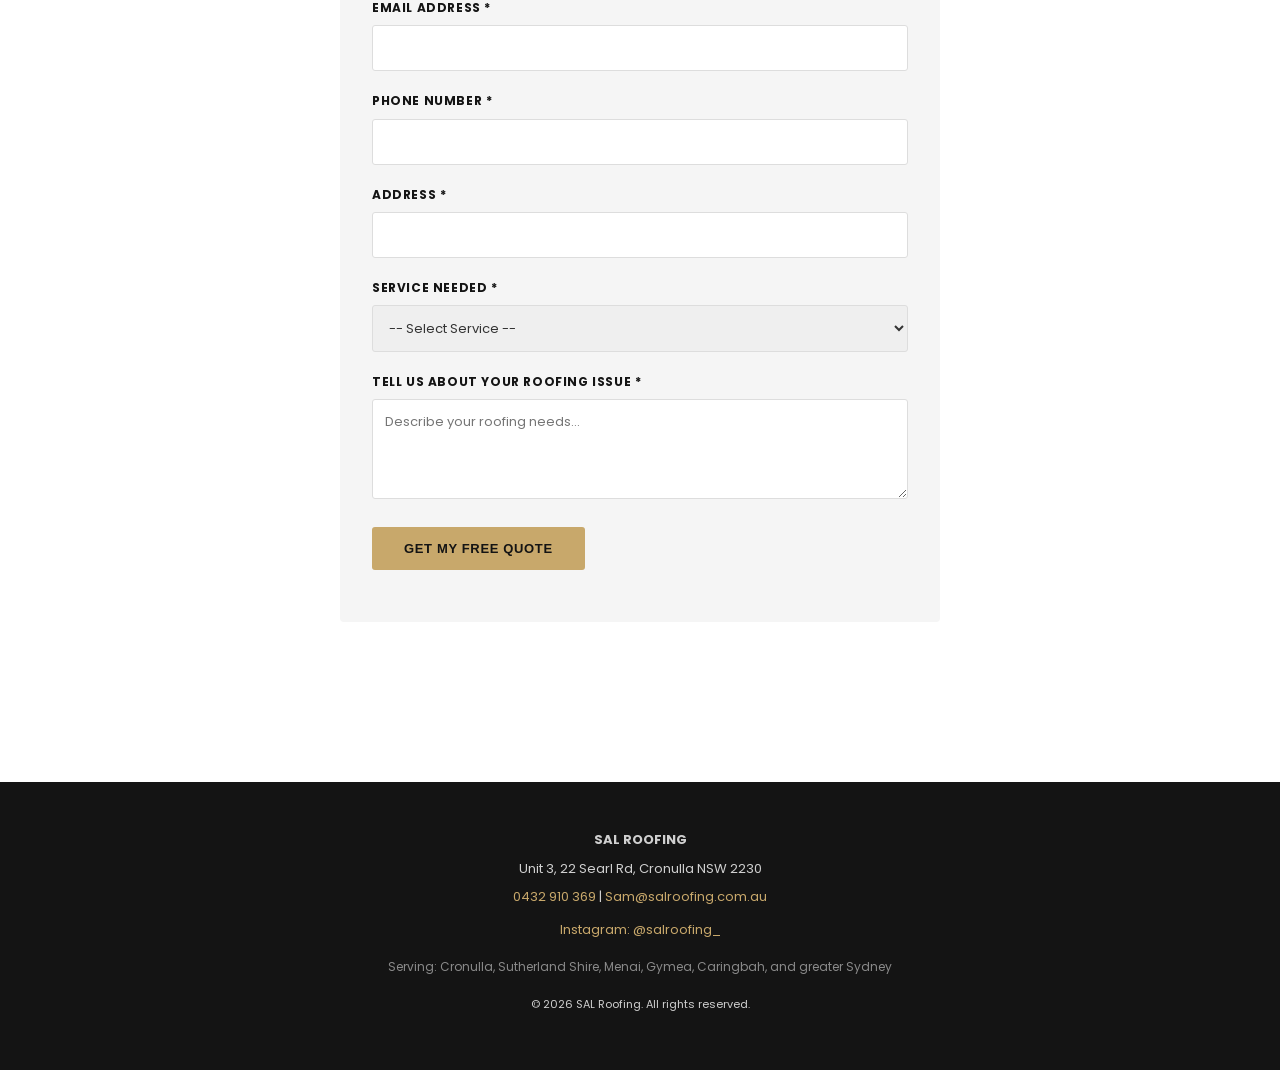
<file: SAL_Roofing_Index.html>
<!DOCTYPE html>
<html lang="en">
<head>
    <meta charset="UTF-8">
    <meta name="viewport" content="width=device-width, initial-scale=1.0">
    <title>SAL Roofing — Metal Roofing & Repair Sydney</title>
    <meta name="description" content="Professional metal roofing & repairs across Sydney. Expert Colorbond installation, emergency repairs, guttering. Free quotes. 10+ years experience. Call 0432 910 369.">
    <link rel="canonical" href="https://salroofing.com.au/">
    <link href="https://fonts.googleapis.com/css2?family=Poppins:wght@300;400;500;600;700&display=swap" rel="stylesheet">

    <!-- LocalBusiness Schema -->
    <script type="application/ld+json">
    {
      "@context": "https://schema.org",
      "@type": "LocalBusiness",
      "name": "SAL Roofing",
      "telephone": "0432910369",
      "email": "Sam@salroofing.com.au",
      "url": "https://salroofing.com.au",
      "address": {
        "@type": "PostalAddress",
        "streetAddress": "Unit 3, 22 Searl Rd",
        "addressLocality": "Cronulla",
        "addressRegion": "NSW",
        "postalCode": "2230",
        "addressCountry": "AU"
      },
      "geo": {
        "@type": "GeoCoordinates",
        "latitude": -34.0574,
        "longitude": 151.1529
      },
      "openingHours": "Mo-Su 00:00-23:59",
      "priceRange": "$500-$5000",
      "description": "Professional metal roofing, Colorbond installation, emergency repairs, guttering, and restorations across Sydney and the South Coast.",
      "hasOfferCatalog": {
        "@type": "OfferCatalog",
        "name": "Roofing Services",
        "itemListElement": [
          {"@type": "Offer", "itemOffered": {"@type": "Service", "name": "Metal Roofing"}},
          {"@type": "Offer", "itemOffered": {"@type": "Service", "name": "Colorbond Roofing"}},
          {"@type": "Offer", "itemOffered": {"@type": "Service", "name": "Roof Repairs"}},
          {"@type": "Offer", "itemOffered": {"@type": "Service", "name": "Emergency Roof Repairs"}},
          {"@type": "Offer", "itemOffered": {"@type": "Service", "name": "Guttering"}},
          {"@type": "Offer", "itemOffered": {"@type": "Service", "name": "Roof Restoration"}},
          {"@type": "Offer", "itemOffered": {"@type": "Service", "name": "Roof Inspections"}}
        ]
      },
      "areaServed": [
        "Sydney", "Cronulla", "Sutherland Shire", "Menai", "Gymea", "Caringbah", "South Coast NSW"
      ]
    }
    </script>

    <!-- FAQ Schema -->
    <script type="application/ld+json">
    {
      "@context": "https://schema.org",
      "@type": "FAQPage",
      "mainEntity": [
        {
          "@type": "Question",
          "name": "How much does metal roofing cost in Sydney?",
          "acceptedAnswer": {
            "@type": "Answer",
            "text": "Metal roofing in Sydney typically costs between $50–$120 per square metre installed, depending on the material (Colorbond, Zincalume, etc.), roof pitch, and job complexity. SAL Roofing provides free, itemised quotes with no hidden fees. Call 0432 910 369 for an accurate estimate."
          }
        },
        {
          "@type": "Question",
          "name": "How long do Colorbond roofs last?",
          "acceptedAnswer": {
            "@type": "Answer",
            "text": "Colorbond steel roofs typically last 40–70 years with proper maintenance. Colorbond is backed by BlueScope's manufacturer warranty and is particularly well suited to coastal environments like Cronulla and the Sutherland Shire."
          }
        },
        {
          "@type": "Question",
          "name": "Do you offer 24/7 emergency roof repairs?",
          "acceptedAnswer": {
            "@type": "Answer",
            "text": "Yes. SAL Roofing offers 24/7 emergency roof repair services across Sydney. Call 0432 910 369 any time for urgent leak repairs, storm damage, or immediate roof assessments."
          }
        },
        {
          "@type": "Question",
          "name": "What areas do you service?",
          "acceptedAnswer": {
            "@type": "Answer",
            "text": "We service all of Sydney and the NSW South Coast, including Cronulla, Sutherland Shire, Menai, Gymea, Caringbah, and surrounding suburbs."
          }
        },
        {
          "@type": "Question",
          "name": "Do you offer a warranty on repairs?",
          "acceptedAnswer": {
            "@type": "Answer",
            "text": "Yes. SAL Roofing provides a 5-year workmanship guarantee on all repair and installation work, in addition to any manufacturer warranties on materials."
          }
        },
        {
          "@type": "Question",
          "name": "How do I know if my roof needs repair?",
          "acceptedAnswer": {
            "@type": "Answer",
            "text": "Common signs include water stains on ceilings, missing or cracked tiles, visible rust or corrosion, sagging roof sections, or debris in gutters after storms. Book a professional inspection with SAL Roofing for a detailed assessment."
          }
        },
        {
          "@type": "Question",
          "name": "What is the difference between metal and tile roofing?",
          "acceptedAnswer": {
            "@type": "Answer",
            "text": "Metal roofing (such as Colorbond) is lighter, more durable in coastal conditions, and generally lower-maintenance than concrete or terracotta tiles. Metal roofs shed water faster and are less prone to cracking. Tiles offer a traditional aesthetic but require more upkeep over time."
          }
        },
        {
          "@type": "Question",
          "name": "Can you do roof inspections before repairs?",
          "acceptedAnswer": {
            "@type": "Answer",
            "text": "Absolutely. SAL Roofing offers detailed roof inspections with high-resolution imagery and written reports. We identify all issues before recommending any repair or replacement work."
          }
        }
      ]
    }
    </script>

    <style>
        * {
            margin: 0;
            padding: 0;
            box-sizing: border-box;
        }

        :root {
            --black: #141414;
            --gold: #C8A86B;
            --light-gray: #F5F5F5;
            --white: #FFFFFF;
            --text: #333333;
            --text-light: #666666;
        }

        body {
            font-family: 'Poppins', -apple-system, BlinkMacSystemFont, 'Segoe UI', sans-serif;
            color: var(--text);
            line-height: 1.6;
            background: var(--white);
        }

        header {
            background: var(--black);
            color: var(--white);
            padding: 20px 24px;
            display: flex;
            justify-content: space-between;
            align-items: center;
            position: sticky;
            top: 0;
            z-index: 100;
        }

        .logo {
            font-size: 18px;
            font-weight: 700;
            letter-spacing: 0.05em;
            text-transform: uppercase;
            color: var(--gold);
        }

        nav {
            display: flex;
            gap: 30px;
            align-items: center;
        }

        nav a {
            color: var(--white);
            text-decoration: none;
            font-size: 13px;
            font-weight: 500;
            text-transform: uppercase;
            letter-spacing: 0.05em;
            transition: color 0.3s;
        }

        nav a:hover {
            color: var(--gold);
        }

        .phone {
            background: var(--gold);
            color: var(--black);
            padding: 10px 20px;
            border-radius: 3px;
            font-weight: 600;
            font-size: 12px;
            text-decoration: none;
        }

        /* HERO */
        .hero {
            background: linear-gradient(rgba(0, 0, 0, 0.5), rgba(0, 0, 0, 0.5)), url('data:image/svg+xml,<svg xmlns="http://www.w3.org/2000/svg" viewBox="0 0 1200 600"><rect fill="%23141414" width="1200" height="600"/><path fill="%23C8A86B" opacity="0.1" d="M0 300L100 250L200 300L300 250L400 300L500 250L600 300L700 250L800 300L900 250L1000 300L1100 250L1200 300V600H0Z"/></svg>');
            background-size: cover;
            background-position: center;
            color: var(--white);
            padding: 100px 24px;
            text-align: center;
            min-height: 500px;
            display: flex;
            flex-direction: column;
            justify-content: center;
        }

        .hero h1 {
            font-size: 48px;
            font-weight: 700;
            margin-bottom: 16px;
            line-height: 1.2;
        }

        .hero p {
            font-size: 18px;
            font-weight: 400;
            margin-bottom: 32px;
            max-width: 600px;
            margin-left: auto;
            margin-right: auto;
        }

        .cta-button {
            background: var(--gold);
            color: var(--black);
            padding: 16px 40px;
            border: none;
            border-radius: 3px;
            font-size: 14px;
            font-weight: 700;
            text-transform: uppercase;
            letter-spacing: 0.05em;
            cursor: pointer;
            display: inline-block;
            text-decoration: none;
            transition: all 0.3s;
        }

        .cta-button:hover {
            background: #b8985b;
            transform: translateY(-2px);
        }

        /* SECTIONS */
        .container {
            max-width: 1200px;
            margin: 0 auto;
            padding: 0 24px;
        }

        section {
            padding: 80px 24px;
        }

        section h2 {
            font-size: 36px;
            font-weight: 700;
            margin-bottom: 24px;
            color: var(--black);
            text-align: center;
        }

        section p {
            font-size: 16px;
            color: var(--text-light);
            margin-bottom: 16px;
            line-height: 1.8;
        }

        /* SERVICES GRID */
        .services-grid {
            display: grid;
            grid-template-columns: repeat(auto-fit, minmax(300px, 1fr));
            gap: 32px;
            margin-top: 48px;
        }

        .service-card {
            background: var(--light-gray);
            padding: 32px;
            border-radius: 4px;
            border-top: 4px solid var(--gold);
            transition: transform 0.3s;
        }

        .service-card:hover {
            transform: translateY(-8px);
        }

        .service-card h3 {
            font-size: 20px;
            font-weight: 700;
            margin-bottom: 12px;
            color: var(--black);
        }

        .service-card p {
            font-size: 14px;
            color: var(--text-light);
            margin-bottom: 16px;
        }

        .service-card a {
            color: var(--gold);
            text-decoration: none;
            font-weight: 600;
            font-size: 12px;
            text-transform: uppercase;
            letter-spacing: 0.05em;
        }

        .services-cta {
            text-align: center;
            margin-top: 40px;
        }

        .services-cta a {
            color: var(--gold);
            font-weight: 600;
            font-size: 14px;
            text-decoration: none;
        }

        /* ABOUT */
        .about {
            background: var(--light-gray);
        }

        .about-content {
            display: grid;
            grid-template-columns: 1fr 1fr;
            gap: 48px;
            align-items: center;
            margin-top: 48px;
        }

        .about-text h3 {
            font-size: 24px;
            font-weight: 700;
            margin-bottom: 16px;
            color: var(--black);
        }

        .about-text ul {
            list-style: none;
            margin-top: 16px;
        }

        .about-text li {
            padding: 8px 0;
            padding-left: 24px;
            position: relative;
            font-size: 14px;
            color: var(--text-light);
        }

        .about-text li::before {
            content: "✓";
            position: absolute;
            left: 0;
            color: var(--gold);
            font-weight: 700;
        }

        /* TESTIMONIALS */
        .testimonials {
            background: var(--white);
        }

        .testimonials-grid {
            display: grid;
            grid-template-columns: repeat(auto-fit, minmax(260px, 1fr));
            gap: 32px;
            margin-top: 48px;
        }

        .testimonial-card {
            background: var(--light-gray);
            padding: 28px;
            border-radius: 4px;
            border-left: 4px solid var(--gold);
        }

        .testimonial-stars {
            color: var(--gold);
            font-size: 18px;
            margin-bottom: 12px;
        }

        .testimonial-card blockquote {
            font-size: 14px;
            color: var(--text);
            font-style: italic;
            line-height: 1.8;
            margin-bottom: 16px;
        }

        .testimonial-author {
            font-size: 13px;
            font-weight: 600;
            color: var(--black);
        }

        /* FAQ */
        .faq {
            background: var(--light-gray);
        }

        .faq-list {
            max-width: 800px;
            margin: 48px auto 0;
        }

        .faq-item {
            background: var(--white);
            border-radius: 4px;
            margin-bottom: 12px;
            border-left: 4px solid var(--gold);
            overflow: hidden;
        }

        .faq-question {
            width: 100%;
            text-align: left;
            background: none;
            border: none;
            padding: 20px 24px;
            font-family: 'Poppins', sans-serif;
            font-size: 15px;
            font-weight: 600;
            color: var(--black);
            cursor: pointer;
            display: flex;
            justify-content: space-between;
            align-items: center;
        }

        .faq-question::after {
            content: "+";
            font-size: 22px;
            color: var(--gold);
            font-weight: 300;
            flex-shrink: 0;
            margin-left: 12px;
        }

        .faq-question.open::after {
            content: "−";
        }

        .faq-answer {
            display: none;
            padding: 0 24px 20px;
            font-size: 14px;
            color: var(--text-light);
            line-height: 1.8;
        }

        .faq-answer.open {
            display: block;
        }

        /* CONTACT SECTION */
        .contact-info {
            display: grid;
            grid-template-columns: repeat(auto-fit, minmax(250px, 1fr));
            gap: 32px;
            margin-top: 48px;
        }

        .info-box {
            background: var(--light-gray);
            padding: 24px;
            border-radius: 4px;
            border-left: 4px solid var(--gold);
        }

        .info-box h3 {
            font-size: 16px;
            font-weight: 700;
            text-transform: uppercase;
            letter-spacing: 0.05em;
            margin-bottom: 12px;
            color: var(--black);
        }

        .info-box p {
            font-size: 14px;
            color: var(--text-light);
        }

        .info-box a {
            color: var(--gold);
            text-decoration: none;
        }

        .credibility-list {
            display: flex;
            flex-wrap: wrap;
            gap: 12px;
            justify-content: center;
            margin: 32px auto 0;
            max-width: 700px;
        }

        .credibility-list span {
            background: var(--light-gray);
            padding: 10px 16px;
            border-radius: 3px;
            font-size: 13px;
            font-weight: 500;
            color: var(--text);
        }

        /* FORM */
        .contact-form {
            max-width: 600px;
            margin: 48px auto 0;
            background: var(--light-gray);
            padding: 32px;
            border-radius: 4px;
        }

        .form-group {
            margin-bottom: 20px;
        }

        label {
            display: block;
            font-size: 12px;
            font-weight: 700;
            text-transform: uppercase;
            letter-spacing: 0.05em;
            margin-bottom: 8px;
            color: var(--black);
        }

        input, textarea, select {
            width: 100%;
            padding: 12px;
            border: 1px solid #ddd;
            border-radius: 3px;
            font-family: 'Poppins', sans-serif;
            font-size: 13px;
            color: var(--text);
        }

        input:focus, textarea:focus, select:focus {
            outline: none;
            border-color: var(--gold);
            box-shadow: 0 0 0 3px rgba(200, 168, 107, 0.1);
        }

        textarea {
            resize: vertical;
            min-height: 100px;
        }

        .form-group button {
            background: var(--gold);
            color: var(--black);
            border: none;
            padding: 14px 32px;
            border-radius: 3px;
            font-size: 13px;
            font-weight: 700;
            text-transform: uppercase;
            letter-spacing: 0.05em;
            cursor: pointer;
            transition: all 0.3s;
        }

        .form-group button:hover {
            background: #b8985b;
            transform: translateY(-2px);
        }

        /* FOOTER */
        footer {
            background: var(--black);
            color: var(--white);
            padding: 48px 24px;
            text-align: center;
            margin-top: 80px;
        }

        footer p {
            color: rgba(255, 255, 255, 0.8);
            font-size: 13px;
            margin-bottom: 8px;
        }

        footer a {
            color: var(--gold);
            text-decoration: none;
        }

        .footer-service-areas {
            font-size: 12px;
            color: rgba(255, 255, 255, 0.5);
            margin-top: 16px;
            margin-bottom: 0;
        }

        /* RESPONSIVE */
        @media (max-width: 768px) {
            nav {
                gap: 16px;
                font-size: 11px;
            }

            .hero h1 {
                font-size: 32px;
            }

            .hero p {
                font-size: 14px;
            }

            section h2 {
                font-size: 28px;
            }

            .about-content {
                grid-template-columns: 1fr;
            }

            .contact-info {
                grid-template-columns: 1fr;
            }
        }
    </style>
</head>
<body>
    <header>
        <div class="logo">SAL Roofing</div>
        <nav>
            <a href="#home">Home</a>
            <a href="#services">Services</a>
            <a href="#about">About</a>
            <a href="#contact">Contact</a>
            <a href="tel:0432910369" class="phone">0432 910 369</a>
        </nav>
    </header>

    <section class="hero" id="home">
        <h1>Expert Metal Roofing & Emergency Repairs Across Sydney</h1>
        <p>Colorbond metal roofing, repairs, and restorations across Cronulla, Sutherland Shire, and all of Sydney. 24/7 emergency service available.</p>
        <a href="#contact" class="cta-button">Get a Free Quote</a>
    </section>

    <section id="services">
        <div class="container">
            <h2>Professional Roofing Services Available Across Sydney</h2>
            <div class="services-grid">
                <div class="service-card">
                    <h3>Roof Repairs</h3>
                    <p>From leak detection to storm damage, we fix minor and major issues fast. 24/7 emergency response available. Coastal-grade materials suited to marine environments across Cronulla and the Sutherland Shire.</p>
                    <a href="SAL_Roofing_Services.html#repairs">Learn More →</a>
                </div>
                <div class="service-card">
                    <h3>Metal Roofing</h3>
                    <p>Colorbond and metal roof specialists. Installation, repair, and maintenance for homes and businesses across Sydney. Colorbond steel roofing built to last 40–70 years with manufacturer warranty.</p>
                    <a href="SAL_Roofing_Services.html#metal">Learn More →</a>
                </div>
                <div class="service-card">
                    <h3>Roof Installation</h3>
                    <p>Professional installation for new homes, renovations, and extensions. Correct alignment, waterproofing, and full Australian standard compliance on every job.</p>
                    <a href="SAL_Roofing_Services.html#installation">Learn More →</a>
                </div>
                <div class="service-card">
                    <h3>Guttering</h3>
                    <p>Gutter cleaning, maintenance, and repair using salt-resistant, coastal-grade materials. Prevent blockages, leaks, and water damage — especially important in Sydney's coastal suburbs.</p>
                    <a href="SAL_Roofing_Services.html#gutter">Learn More →</a>
                </div>
                <div class="service-card">
                    <h3>Restorations</h3>
                    <p>Restore worn or faded roofs with cleaning, tile repairs, and UV-resistant protective coatings. Cost-effective upgrades that extend lifespan and boost curb appeal.</p>
                    <a href="SAL_Roofing_Services.html#restoration">Learn More →</a>
                </div>
                <div class="service-card">
                    <h3>Inspections</h3>
                    <p>Detailed roof inspections with high-resolution imagery and written reports. Identify hidden problems before they worsen — ideal before buying or selling a Sydney property.</p>
                    <a href="SAL_Roofing_Services.html#inspection">Learn More →</a>
                </div>
            </div>
            <div class="services-cta">
                <a href="SAL_Roofing_Services.html">View detailed pricing and service descriptions →</a>
            </div>
        </div>
    </section>

    <section class="about" id="about">
        <div class="container">
            <h2>Why Choose SAL Roofing for Metal Roofing & Repairs in Sydney</h2>
            <div class="about-content">
                <div class="about-text">
                    <h3>Almost 10 Years of Excellence</h3>
                    <p>Sam Longmuir and the SAL Roofing team bring nearly a decade of experience to every project. Based in Cronulla, we specialise in Colorbond metal roofing and coastal repairs across Sydney and the South Coast — including Sutherland Shire, Menai, Gymea, Caringbah, and all of greater Sydney.</p>
                    <p>Our deep expertise in coastal conditions, marine-grade materials, and long-term performance means your roof is built to handle salt exposure, strong winds, and heavy rain.</p>
                    <h3 style="margin-top: 24px;">What Makes Us Different</h3>
                    <ul>
                        <li>Clear, itemised quotes with no surprise fees</li>
                        <li>Coastal-grade materials for marine environments</li>
                        <li>24/7 emergency response available</li>
                        <li>5-year workmanship guarantee on all repairs</li>
                        <li>Fully licensed and insured</li>
                        <li>Friendly, professional team</li>
                        <li>Willing to go the extra mile</li>
                        <li>Quality work you can trust</li>
                    </ul>
                </div>
                <div class="about-text">
                    <h3>Our Approach</h3>
                    <p>We believe in repair-first solutions. Before recommending replacements, we assess what can be salvaged and what truly needs upgrading. This protects your home without unnecessary expense.</p>
                    <p>Every job—large or small—receives the same attention to detail and professional care. We listen to what you want, deliver honest advice, and make sure you're happy with the result before we invoice.</p>
                    <h3 style="margin-top: 24px;">Service Areas</h3>
                    <p>We service all of Sydney and the South Coast, with expertise in local climate challenges including salt exposure, strong winds, and heavy rain conditions. From Cronulla and the Sutherland Shire through to the CBD and beyond.</p>
                    <p style="margin-top: 12px;"><a href="SAL_Roofing_About.html" style="color: var(--gold); font-weight: 600; text-decoration: none;">Meet the team and see our project portfolio →</a></p>
                </div>
            </div>
        </div>
    </section>

    <!-- TESTIMONIALS -->
    <section class="testimonials" id="testimonials">
        <div class="container">
            <h2>What Our Customers Say</h2>
            <div class="testimonials-grid">
                <div class="testimonial-card">
                    <div class="testimonial-stars">★★★★★</div>
                    <blockquote>"Sam fixed our leaking Colorbond roof in one day — professional, reliable, and fair pricing. Wouldn't hesitate to recommend SAL Roofing to anyone in the Shire."</blockquote>
                    <div class="testimonial-author">Jennifer M., Sutherland</div>
                </div>
                <div class="testimonial-card">
                    <div class="testimonial-stars">★★★★★</div>
                    <blockquote>"Called at 8pm after a storm ripped back part of our roof. Sam was there first thing the next morning. Honest advice, no upsell, and a great finish. Very happy."</blockquote>
                    <div class="testimonial-author">David K., Cronulla</div>
                </div>
                <div class="testimonial-card">
                    <div class="testimonial-stars">★★★★★</div>
                    <blockquote>"Had three quotes for a full metal roof replacement. SAL Roofing was competitively priced and the quality of the work was outstanding. The guttering upgrade looks amazing too."</blockquote>
                    <div class="testimonial-author">Tracey B., Caringbah</div>
                </div>
                <div class="testimonial-card">
                    <div class="testimonial-stars">★★★★★</div>
                    <blockquote>"Professional inspection report helped us negotiate the purchase price on our new home. Clear photos, written findings, and Sam explained everything in plain English. Great service."</blockquote>
                    <div class="testimonial-author">Michael R., Menai</div>
                </div>
            </div>
        </div>
    </section>

    <!-- FAQ -->
    <section class="faq" id="faq">
        <div class="container">
            <h2>Frequently Asked Questions</h2>
            <div class="faq-list">
                <div class="faq-item">
                    <button class="faq-question" onclick="toggleFaq(this)">How much does metal roofing cost in Sydney?</button>
                    <div class="faq-answer">Metal roofing in Sydney typically costs between $50–$120 per square metre installed, depending on the material (Colorbond, Zincalume, etc.), roof pitch, and job complexity. SAL Roofing provides free, itemised quotes with no hidden fees. Call <a href="tel:0432910369" style="color: var(--gold);">0432 910 369</a> for an accurate estimate.</div>
                </div>
                <div class="faq-item">
                    <button class="faq-question" onclick="toggleFaq(this)">How long do Colorbond roofs last?</button>
                    <div class="faq-answer">Colorbond steel roofs typically last 40–70 years with proper maintenance. Colorbond is backed by BlueScope's manufacturer warranty and is particularly well suited to coastal environments like Cronulla and the Sutherland Shire.</div>
                </div>
                <div class="faq-item">
                    <button class="faq-question" onclick="toggleFaq(this)">Do you offer 24/7 emergency roof repairs?</button>
                    <div class="faq-answer">Yes. SAL Roofing offers 24/7 emergency roof repair services across Sydney. Call <a href="tel:0432910369" style="color: var(--gold);">0432 910 369</a> any time for urgent leak repairs, storm damage, or immediate roof assessments.</div>
                </div>
                <div class="faq-item">
                    <button class="faq-question" onclick="toggleFaq(this)">What areas do you service?</button>
                    <div class="faq-answer">We service all of Sydney and the NSW South Coast, including Cronulla, Sutherland Shire, Menai, Gymea, Caringbah, and surrounding suburbs. If you're unsure whether we cover your area, just give us a call.</div>
                </div>
                <div class="faq-item">
                    <button class="faq-question" onclick="toggleFaq(this)">Do you offer a warranty on repairs?</button>
                    <div class="faq-answer">Yes. SAL Roofing provides a 5-year workmanship guarantee on all repair and installation work, in addition to any manufacturer warranties on materials used.</div>
                </div>
                <div class="faq-item">
                    <button class="faq-question" onclick="toggleFaq(this)">How do I know if my roof needs repair?</button>
                    <div class="faq-answer">Common signs include water stains on ceilings, missing or cracked tiles, visible rust or corrosion, sagging sections, or debris in gutters after storms. We recommend booking a professional inspection to identify all issues before they worsen.</div>
                </div>
                <div class="faq-item">
                    <button class="faq-question" onclick="toggleFaq(this)">What's the difference between metal and tile roofing?</button>
                    <div class="faq-answer">Metal roofing (such as Colorbond) is lighter, more durable in coastal conditions, and generally lower-maintenance than concrete or terracotta tiles. Metal roofs shed water faster and are less prone to cracking. Tiles offer a traditional aesthetic but require more upkeep over time.</div>
                </div>
                <div class="faq-item">
                    <button class="faq-question" onclick="toggleFaq(this)">Can you do roof inspections before repairs?</button>
                    <div class="faq-answer">Absolutely. SAL Roofing offers detailed roof inspections with high-resolution imagery and written reports. We identify all issues before recommending any repair or replacement work — no surprises.</div>
                </div>
            </div>
        </div>
    </section>

    <section id="contact">
        <div class="container">
            <h2>Get in Touch</h2>
            <div class="contact-info">
                <div class="info-box">
                    <h3>📍 Address</h3>
                    <p>Unit 3, 22 Searl Rd<br>Cronulla NSW 2230<br>All of Sydney & South Coast</p>
                </div>
                <div class="info-box">
                    <h3>📱 Phone</h3>
                    <p><a href="tel:0432910369">0432 910 369</a></p>
                    <p style="margin-top: 12px; font-size: 12px;">24/7 emergency service available</p>
                </div>
                <div class="info-box">
                    <h3>📧 Email</h3>
                    <p><a href="mailto:Sam@salroofing.com.au">Sam@salroofing.com.au</a></p>
                    <p style="margin-top: 12px; font-size: 12px;"><a href="SAL_Roofing_Contact.html">Need help now? Request an emergency inspection →</a></p>
                </div>
            </div>

            <div class="credibility-list">
                <span>✅ Fully licensed and insured</span>
                <span>✅ 10+ years experience</span>
                <span>✅ 5-year workmanship guarantee</span>
                <span>✅ Free quotes on all services</span>
                <span>✅ 24/7 emergency availability</span>
            </div>

            <form class="contact-form" onsubmit="handleSubmit(event)">
                <h3 style="font-size: 20px; margin-bottom: 24px; color: var(--black);">Free Roofing Quote</h3>

                <div class="form-group">
                    <label>Your Name *</label>
                    <input type="text" required>
                </div>

                <div class="form-group">
                    <label>Email Address *</label>
                    <input type="email" required>
                </div>

                <div class="form-group">
                    <label>Phone Number *</label>
                    <input type="tel" required>
                </div>

                <div class="form-group">
                    <label>Address *</label>
                    <input type="text" required>
                </div>

                <div class="form-group">
                    <label>Service Needed *</label>
                    <select required>
                        <option value="">-- Select Service --</option>
                        <option value="repair">Roof Repair</option>
                        <option value="replacement">Roof Replacement</option>
                        <option value="guttering">Guttering</option>
                        <option value="inspection">Inspection</option>
                        <option value="metal">Metal Roofing</option>
                        <option value="restoration">Restoration</option>
                    </select>
                </div>

                <div class="form-group">
                    <label>Tell Us About Your Roofing Issue *</label>
                    <textarea required placeholder="Describe your roofing needs..."></textarea>
                </div>

                <div class="form-group">
                    <button type="submit">Get My Free Quote</button>
                </div>
            </form>
        </div>
    </section>

    <footer>
        <p><strong>SAL ROOFING</strong></p>
        <p>Unit 3, 22 Searl Rd, Cronulla NSW 2230</p>
        <p><a href="tel:0432910369">0432 910 369</a> | <a href="mailto:Sam@salroofing.com.au">Sam@salroofing.com.au</a></p>
        <p style="margin-top: 12px;"><a href="https://www.instagram.com/salroofing_" target="_blank" rel="noopener">Instagram: @salroofing_</a></p>
        <p class="footer-service-areas">Serving: Cronulla, Sutherland Shire, Menai, Gymea, Caringbah, and greater Sydney</p>
        <p style="margin-top: 20px; font-size: 11px;">© 2026 SAL Roofing. All rights reserved.</p>
    </footer>

    <script>
        function handleSubmit(event) {
            event.preventDefault();
            alert('Thank you for your inquiry. We will contact you soon with your free quote.');
            event.target.reset();
        }

        function toggleFaq(btn) {
            const answer = btn.nextElementSibling;
            const isOpen = answer.classList.contains('open');
            document.querySelectorAll('.faq-answer.open').forEach(el => el.classList.remove('open'));
            document.querySelectorAll('.faq-question.open').forEach(el => el.classList.remove('open'));
            if (!isOpen) {
                answer.classList.add('open');
                btn.classList.add('open');
            }
        }
    </script>
</body>
</html>
</file>
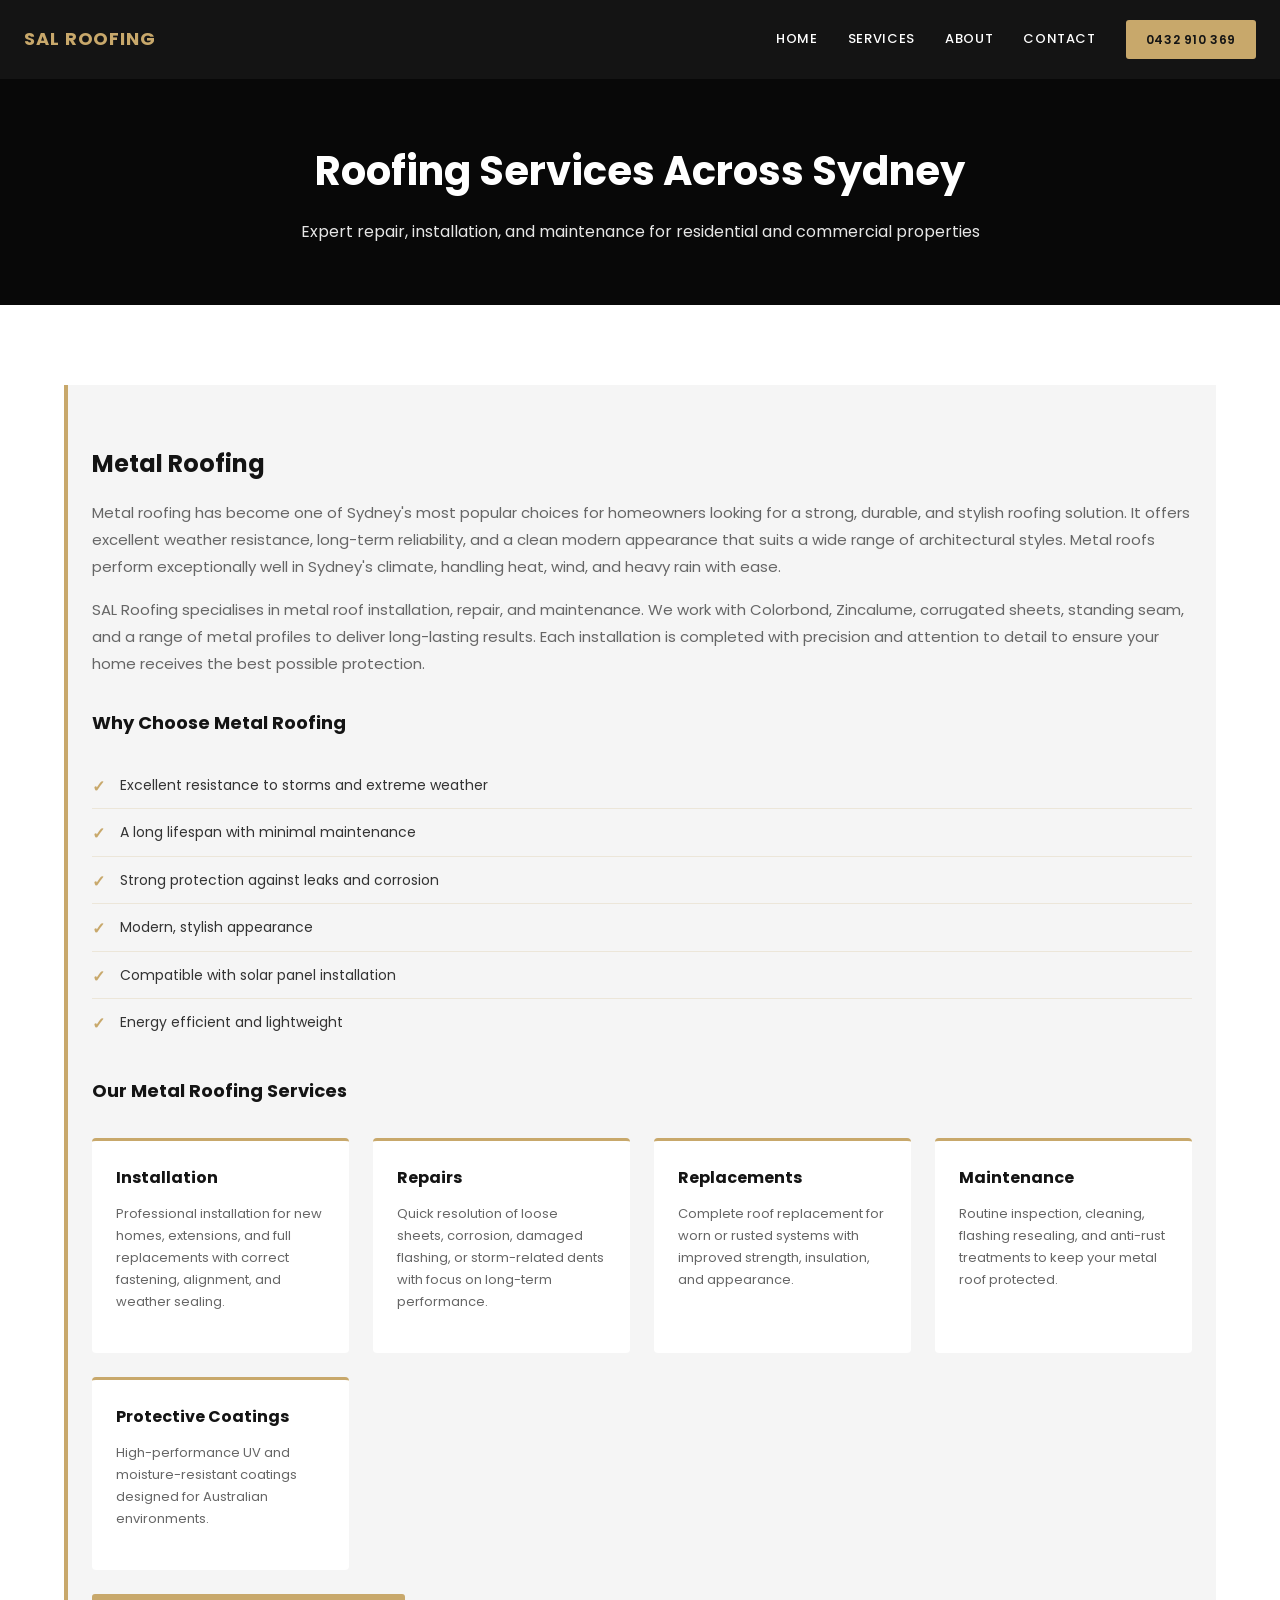
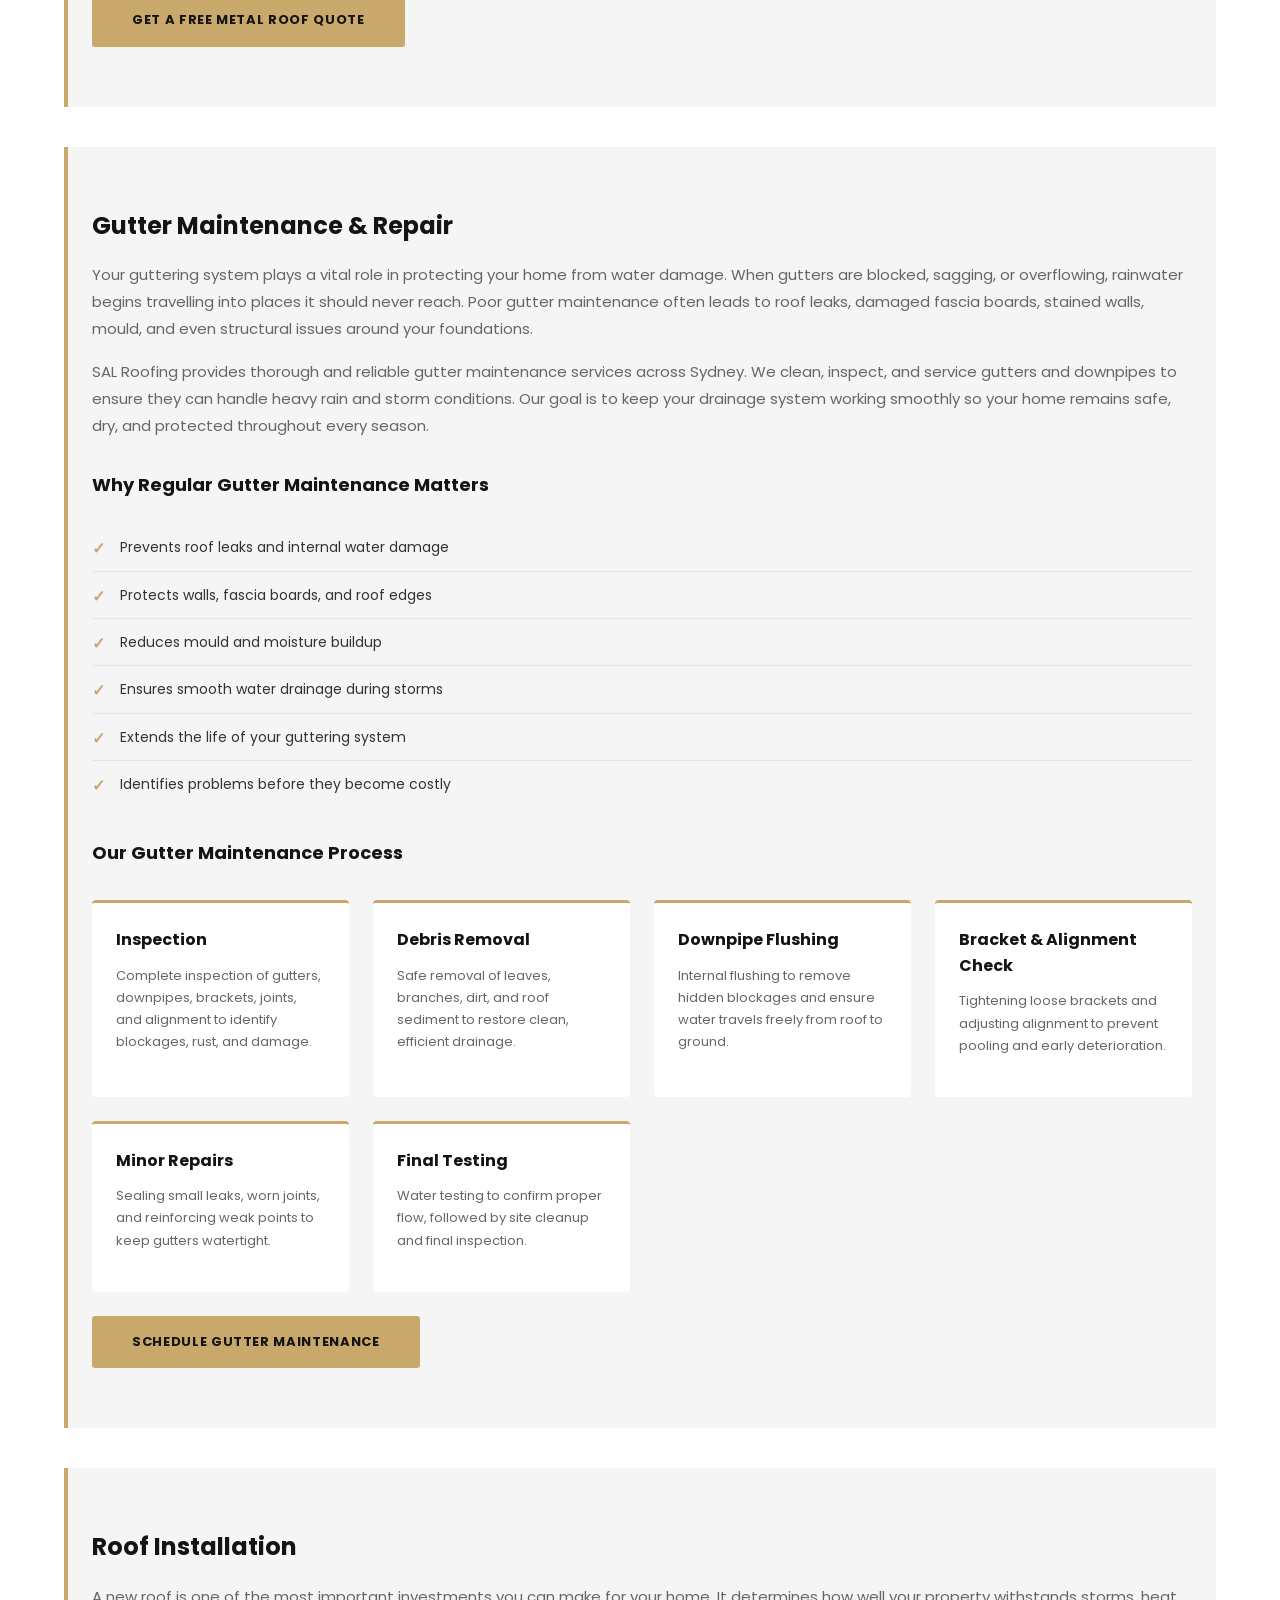
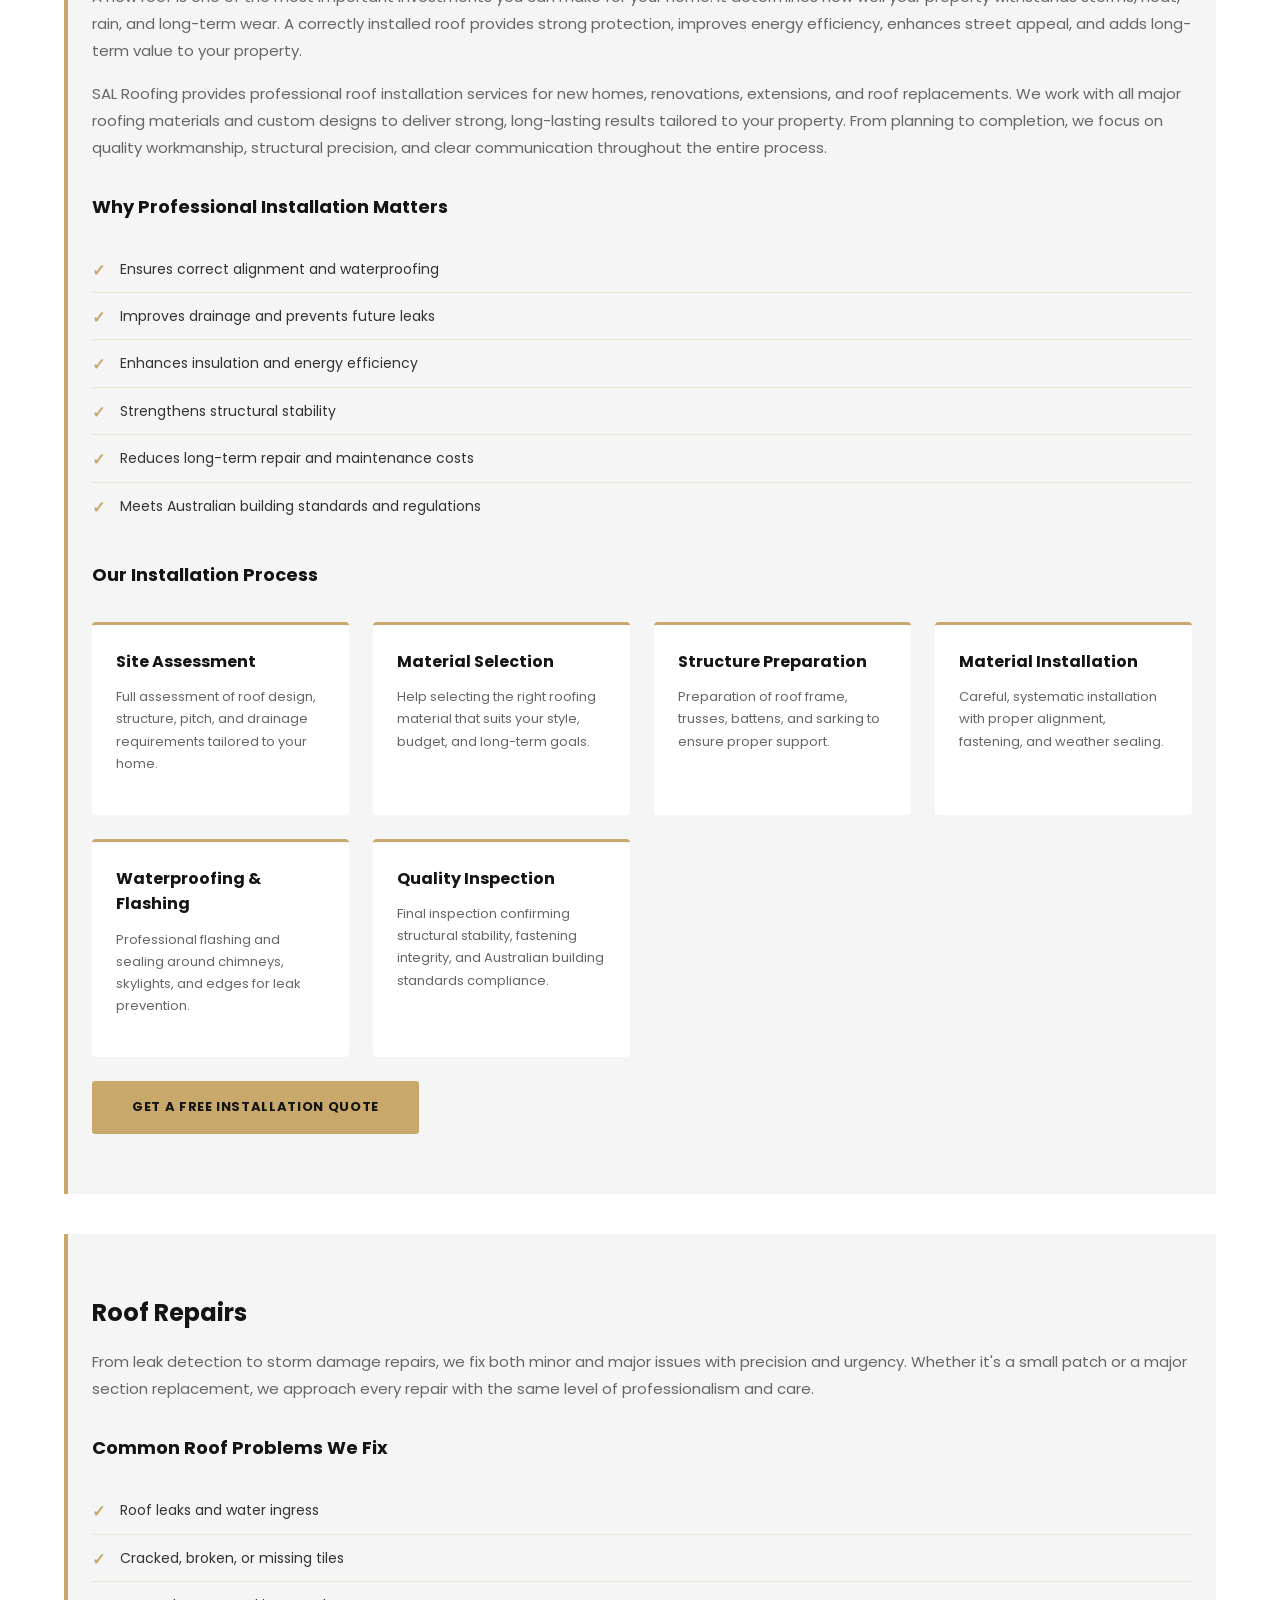
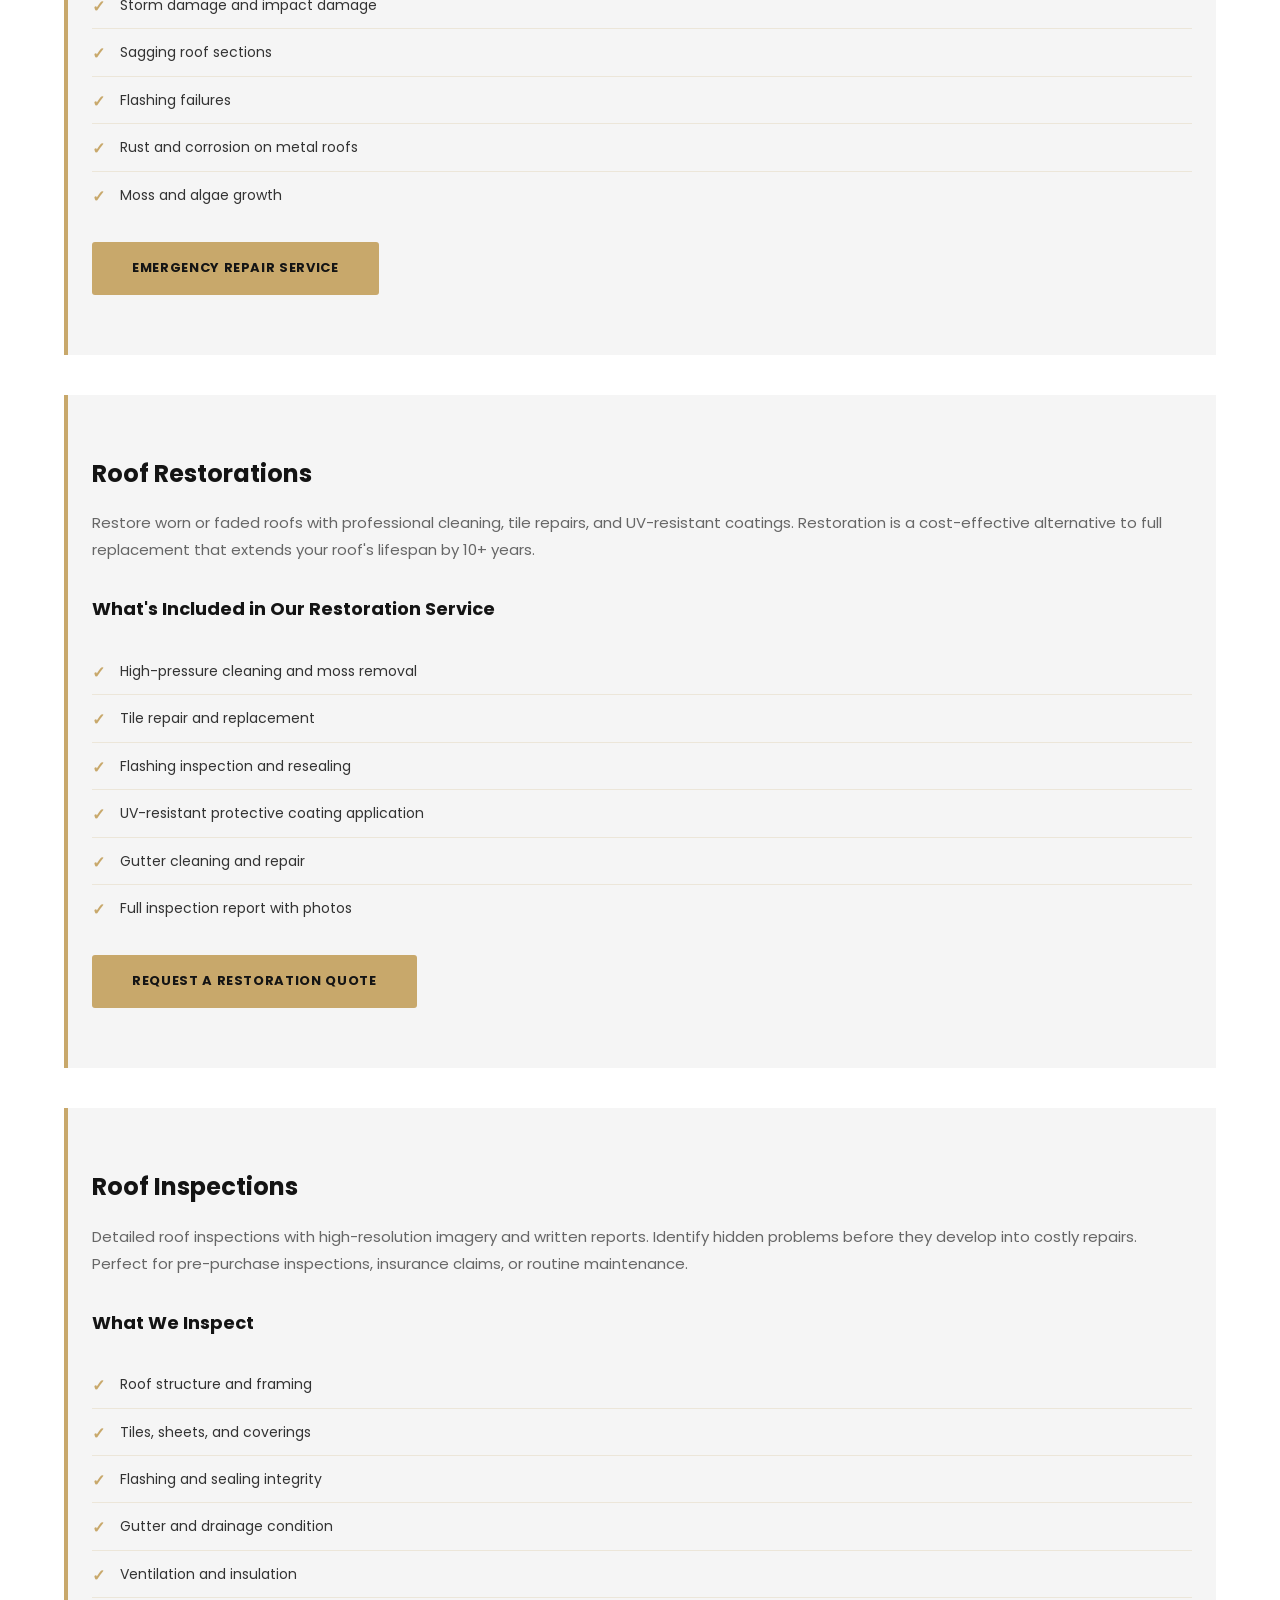
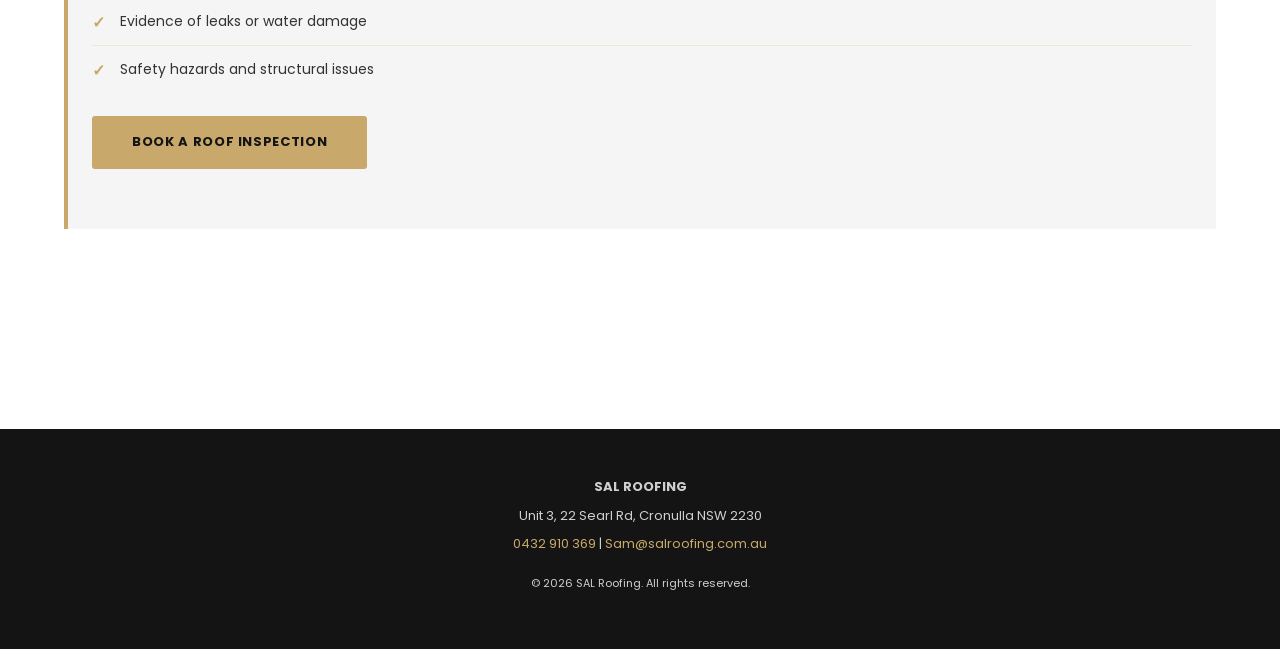
<file: SAL_Roofing_services.html>
<!DOCTYPE html>
<html lang="en">
<head>
    <meta charset="UTF-8">
    <meta name="viewport" content="width=device-width, initial-scale=1.0">
    <title>Roofing Services — Metal Roof, Repairs & Guttering Sydney</title>
    <link href="https://fonts.googleapis.com/css2?family=Poppins:wght@300;400;500;600;700&display=swap" rel="stylesheet">
    <style>
        * {
            margin: 0;
            padding: 0;
            box-sizing: border-box;
        }

        :root {
            --black: #141414;
            --gold: #C8A86B;
            --light-gray: #F5F5F5;
            --white: #FFFFFF;
            --text: #333333;
            --text-light: #666666;
        }

        body {
            font-family: 'Poppins', -apple-system, BlinkMacSystemFont, 'Segoe UI', sans-serif;
            color: var(--text);
            line-height: 1.6;
            background: var(--white);
        }

        header {
            background: var(--black);
            color: var(--white);
            padding: 20px 24px;
            display: flex;
            justify-content: space-between;
            align-items: center;
            position: sticky;
            top: 0;
            z-index: 100;
        }

        .logo {
            font-size: 18px;
            font-weight: 700;
            letter-spacing: 0.05em;
            text-transform: uppercase;
            color: var(--gold);
        }

        nav {
            display: flex;
            gap: 30px;
            align-items: center;
        }

        nav a {
            color: var(--white);
            text-decoration: none;
            font-size: 13px;
            font-weight: 500;
            text-transform: uppercase;
            letter-spacing: 0.05em;
            transition: color 0.3s;
        }

        nav a:hover {
            color: var(--gold);
        }

        .phone {
            background: var(--gold);
            color: var(--black);
            padding: 10px 20px;
            border-radius: 3px;
            font-weight: 600;
            font-size: 12px;
            text-decoration: none;
        }

        /* PAGE HERO */
        .page-hero {
            background: linear-gradient(rgba(0, 0, 0, 0.6), rgba(0, 0, 0, 0.6)), var(--black);
            color: var(--white);
            padding: 60px 24px;
            text-align: center;
        }

        .page-hero h1 {
            font-size: 40px;
            font-weight: 700;
            margin-bottom: 16px;
        }

        .page-hero p {
            font-size: 16px;
            color: rgba(255, 255, 255, 0.9);
        }

        .container {
            max-width: 1200px;
            margin: 0 auto;
            padding: 0 24px;
        }

        section {
            padding: 80px 24px;
        }

        section h2 {
            font-size: 36px;
            font-weight: 700;
            margin-bottom: 24px;
            color: var(--black);
        }

        /* SERVICE DETAIL */
        .service-detail {
            background: var(--light-gray);
            padding: 60px 24px;
            margin-bottom: 40px;
            border-left: 4px solid var(--gold);
        }

        .service-detail h3 {
            font-size: 24px;
            font-weight: 700;
            margin-bottom: 16px;
            color: var(--black);
        }

        .service-detail p {
            font-size: 15px;
            color: var(--text-light);
            line-height: 1.8;
            margin-bottom: 16px;
        }

        .process-list {
            list-style: none;
            margin-top: 24px;
        }

        .process-list li {
            padding: 12px 0;
            padding-left: 28px;
            position: relative;
            font-size: 14px;
            color: var(--text);
            border-bottom: 1px solid rgba(200, 168, 107, 0.2);
        }

        .process-list li:last-child {
            border-bottom: none;
        }

        .process-list li::before {
            content: "✓";
            position: absolute;
            left: 0;
            color: var(--gold);
            font-weight: 700;
            font-size: 16px;
        }

        .process-step {
            display: grid;
            grid-template-columns: repeat(auto-fit, minmax(250px, 1fr));
            gap: 24px;
            margin-top: 32px;
        }

        .step {
            background: var(--white);
            padding: 24px;
            border-radius: 4px;
            border-top: 3px solid var(--gold);
        }

        .step h4 {
            font-size: 16px;
            font-weight: 700;
            margin-bottom: 12px;
            color: var(--black);
        }

        .step p {
            font-size: 13px;
            color: var(--text-light);
            line-height: 1.7;
        }

        /* CTA */
        .cta-button {
            background: var(--gold);
            color: var(--black);
            padding: 16px 40px;
            border: none;
            border-radius: 3px;
            font-size: 13px;
            font-weight: 700;
            text-transform: uppercase;
            letter-spacing: 0.05em;
            cursor: pointer;
            display: inline-block;
            text-decoration: none;
            transition: all 0.3s;
            margin-top: 24px;
        }

        .cta-button:hover {
            background: #b8985b;
            transform: translateY(-2px);
        }

        /* FOOTER */
        footer {
            background: var(--black);
            color: var(--white);
            padding: 48px 24px;
            text-align: center;
            margin-top: 80px;
        }

        footer p {
            color: rgba(255, 255, 255, 0.8);
            font-size: 13px;
            margin-bottom: 8px;
        }

        footer a {
            color: var(--gold);
            text-decoration: none;
        }

        @media (max-width: 768px) {
            .page-hero h1 {
                font-size: 28px;
            }

            section h2 {
                font-size: 28px;
            }

            nav {
                gap: 16px;
                font-size: 11px;
            }

            .process-step {
                grid-template-columns: 1fr;
            }
        }
    </style>
</head>
<body>
    <header>
        <div class="logo">SAL Roofing</div>
        <nav>
            <a href="index.html">Home</a>
            <a href="#services">Services</a>
            <a href="about.html">About</a>
            <a href="contact.html">Contact</a>
            <a href="tel:0432910369" class="phone">0432 910 369</a>
        </nav>
    </header>

    <div class="page-hero">
        <h1>Roofing Services Across Sydney</h1>
        <p>Expert repair, installation, and maintenance for residential and commercial properties</p>
    </div>

    <section id="services">
        <div class="container">
            <!-- METAL ROOFING -->
            <div class="service-detail" id="metal">
                <h3>Metal Roofing</h3>
                <p>Metal roofing has become one of Sydney's most popular choices for homeowners looking for a strong, durable, and stylish roofing solution. It offers excellent weather resistance, long-term reliability, and a clean modern appearance that suits a wide range of architectural styles. Metal roofs perform exceptionally well in Sydney's climate, handling heat, wind, and heavy rain with ease.</p>
                <p>SAL Roofing specialises in metal roof installation, repair, and maintenance. We work with Colorbond, Zincalume, corrugated sheets, standing seam, and a range of metal profiles to deliver long-lasting results. Each installation is completed with precision and attention to detail to ensure your home receives the best possible protection.</p>

                <h4 style="font-size: 18px; margin-top: 32px; margin-bottom: 16px; color: var(--black);">Why Choose Metal Roofing</h4>
                <ul class="process-list">
                    <li>Excellent resistance to storms and extreme weather</li>
                    <li>A long lifespan with minimal maintenance</li>
                    <li>Strong protection against leaks and corrosion</li>
                    <li>Modern, stylish appearance</li>
                    <li>Compatible with solar panel installation</li>
                    <li>Energy efficient and lightweight</li>
                </ul>

                <h4 style="font-size: 18px; margin-top: 32px; margin-bottom: 16px; color: var(--black);">Our Metal Roofing Services</h4>
                <div class="process-step">
                    <div class="step">
                        <h4>Installation</h4>
                        <p>Professional installation for new homes, extensions, and full replacements with correct fastening, alignment, and weather sealing.</p>
                    </div>
                    <div class="step">
                        <h4>Repairs</h4>
                        <p>Quick resolution of loose sheets, corrosion, damaged flashing, or storm-related dents with focus on long-term performance.</p>
                    </div>
                    <div class="step">
                        <h4>Replacements</h4>
                        <p>Complete roof replacement for worn or rusted systems with improved strength, insulation, and appearance.</p>
                    </div>
                    <div class="step">
                        <h4>Maintenance</h4>
                        <p>Routine inspection, cleaning, flashing resealing, and anti-rust treatments to keep your metal roof protected.</p>
                    </div>
                    <div class="step">
                        <h4>Protective Coatings</h4>
                        <p>High-performance UV and moisture-resistant coatings designed for Australian environments.</p>
                    </div>
                </div>

                <a href="contact.html" class="cta-button">Get a Free Metal Roof Quote</a>
            </div>

            <!-- GUTTER MAINTENANCE -->
            <div class="service-detail" id="gutter">
                <h3>Gutter Maintenance & Repair</h3>
                <p>Your guttering system plays a vital role in protecting your home from water damage. When gutters are blocked, sagging, or overflowing, rainwater begins travelling into places it should never reach. Poor gutter maintenance often leads to roof leaks, damaged fascia boards, stained walls, mould, and even structural issues around your foundations.</p>
                <p>SAL Roofing provides thorough and reliable gutter maintenance services across Sydney. We clean, inspect, and service gutters and downpipes to ensure they can handle heavy rain and storm conditions. Our goal is to keep your drainage system working smoothly so your home remains safe, dry, and protected throughout every season.</p>

                <h4 style="font-size: 18px; margin-top: 32px; margin-bottom: 16px; color: var(--black);">Why Regular Gutter Maintenance Matters</h4>
                <ul class="process-list">
                    <li>Prevents roof leaks and internal water damage</li>
                    <li>Protects walls, fascia boards, and roof edges</li>
                    <li>Reduces mould and moisture buildup</li>
                    <li>Ensures smooth water drainage during storms</li>
                    <li>Extends the life of your guttering system</li>
                    <li>Identifies problems before they become costly</li>
                </ul>

                <h4 style="font-size: 18px; margin-top: 32px; margin-bottom: 16px; color: var(--black);">Our Gutter Maintenance Process</h4>
                <div class="process-step">
                    <div class="step">
                        <h4>Inspection</h4>
                        <p>Complete inspection of gutters, downpipes, brackets, joints, and alignment to identify blockages, rust, and damage.</p>
                    </div>
                    <div class="step">
                        <h4>Debris Removal</h4>
                        <p>Safe removal of leaves, branches, dirt, and roof sediment to restore clean, efficient drainage.</p>
                    </div>
                    <div class="step">
                        <h4>Downpipe Flushing</h4>
                        <p>Internal flushing to remove hidden blockages and ensure water travels freely from roof to ground.</p>
                    </div>
                    <div class="step">
                        <h4>Bracket & Alignment Check</h4>
                        <p>Tightening loose brackets and adjusting alignment to prevent pooling and early deterioration.</p>
                    </div>
                    <div class="step">
                        <h4>Minor Repairs</h4>
                        <p>Sealing small leaks, worn joints, and reinforcing weak points to keep gutters watertight.</p>
                    </div>
                    <div class="step">
                        <h4>Final Testing</h4>
                        <p>Water testing to confirm proper flow, followed by site cleanup and final inspection.</p>
                    </div>
                </div>

                <a href="contact.html" class="cta-button">Schedule Gutter Maintenance</a>
            </div>

            <!-- ROOF INSTALLATION -->
            <div class="service-detail" id="installation">
                <h3>Roof Installation</h3>
                <p>A new roof is one of the most important investments you can make for your home. It determines how well your property withstands storms, heat, rain, and long-term wear. A correctly installed roof provides strong protection, improves energy efficiency, enhances street appeal, and adds long-term value to your property.</p>
                <p>SAL Roofing provides professional roof installation services for new homes, renovations, extensions, and roof replacements. We work with all major roofing materials and custom designs to deliver strong, long-lasting results tailored to your property. From planning to completion, we focus on quality workmanship, structural precision, and clear communication throughout the entire process.</p>

                <h4 style="font-size: 18px; margin-top: 32px; margin-bottom: 16px; color: var(--black);">Why Professional Installation Matters</h4>
                <ul class="process-list">
                    <li>Ensures correct alignment and waterproofing</li>
                    <li>Improves drainage and prevents future leaks</li>
                    <li>Enhances insulation and energy efficiency</li>
                    <li>Strengthens structural stability</li>
                    <li>Reduces long-term repair and maintenance costs</li>
                    <li>Meets Australian building standards and regulations</li>
                </ul>

                <h4 style="font-size: 18px; margin-top: 32px; margin-bottom: 16px; color: var(--black);">Our Installation Process</h4>
                <div class="process-step">
                    <div class="step">
                        <h4>Site Assessment</h4>
                        <p>Full assessment of roof design, structure, pitch, and drainage requirements tailored to your home.</p>
                    </div>
                    <div class="step">
                        <h4>Material Selection</h4>
                        <p>Help selecting the right roofing material that suits your style, budget, and long-term goals.</p>
                    </div>
                    <div class="step">
                        <h4>Structure Preparation</h4>
                        <p>Preparation of roof frame, trusses, battens, and sarking to ensure proper support.</p>
                    </div>
                    <div class="step">
                        <h4>Material Installation</h4>
                        <p>Careful, systematic installation with proper alignment, fastening, and weather sealing.</p>
                    </div>
                    <div class="step">
                        <h4>Waterproofing & Flashing</h4>
                        <p>Professional flashing and sealing around chimneys, skylights, and edges for leak prevention.</p>
                    </div>
                    <div class="step">
                        <h4>Quality Inspection</h4>
                        <p>Final inspection confirming structural stability, fastening integrity, and Australian building standards compliance.</p>
                    </div>
                </div>

                <a href="contact.html" class="cta-button">Get a Free Installation Quote</a>
            </div>

            <!-- ROOF REPAIRS -->
            <div class="service-detail" id="repairs">
                <h3>Roof Repairs</h3>
                <p>From leak detection to storm damage repairs, we fix both minor and major issues with precision and urgency. Whether it's a small patch or a major section replacement, we approach every repair with the same level of professionalism and care.</p>

                <h4 style="font-size: 18px; margin-top: 32px; margin-bottom: 16px; color: var(--black);">Common Roof Problems We Fix</h4>
                <ul class="process-list">
                    <li>Roof leaks and water ingress</li>
                    <li>Cracked, broken, or missing tiles</li>
                    <li>Storm damage and impact damage</li>
                    <li>Sagging roof sections</li>
                    <li>Flashing failures</li>
                    <li>Rust and corrosion on metal roofs</li>
                    <li>Moss and algae growth</li>
                </ul>

                <a href="contact.html" class="cta-button">Emergency Repair Service</a>
            </div>

            <!-- RESTORATIONS -->
            <div class="service-detail" id="restoration">
                <h3>Roof Restorations</h3>
                <p>Restore worn or faded roofs with professional cleaning, tile repairs, and UV-resistant coatings. Restoration is a cost-effective alternative to full replacement that extends your roof's lifespan by 10+ years.</p>

                <h4 style="font-size: 18px; margin-top: 32px; margin-bottom: 16px; color: var(--black);">What's Included in Our Restoration Service</h4>
                <ul class="process-list">
                    <li>High-pressure cleaning and moss removal</li>
                    <li>Tile repair and replacement</li>
                    <li>Flashing inspection and resealing</li>
                    <li>UV-resistant protective coating application</li>
                    <li>Gutter cleaning and repair</li>
                    <li>Full inspection report with photos</li>
                </ul>

                <a href="contact.html" class="cta-button">Request a Restoration Quote</a>
            </div>

            <!-- INSPECTIONS -->
            <div class="service-detail" id="inspection">
                <h3>Roof Inspections</h3>
                <p>Detailed roof inspections with high-resolution imagery and written reports. Identify hidden problems before they develop into costly repairs. Perfect for pre-purchase inspections, insurance claims, or routine maintenance.</p>

                <h4 style="font-size: 18px; margin-top: 32px; margin-bottom: 16px; color: var(--black);">What We Inspect</h4>
                <ul class="process-list">
                    <li>Roof structure and framing</li>
                    <li>Tiles, sheets, and coverings</li>
                    <li>Flashing and sealing integrity</li>
                    <li>Gutter and drainage condition</li>
                    <li>Ventilation and insulation</li>
                    <li>Evidence of leaks or water damage</li>
                    <li>Safety hazards and structural issues</li>
                </ul>

                <a href="contact.html" class="cta-button">Book a Roof Inspection</a>
            </div>
        </div>
    </section>

    <footer>
        <p><strong>SAL ROOFING</strong></p>
        <p>Unit 3, 22 Searl Rd, Cronulla NSW 2230</p>
        <p><a href="tel:0432910369">0432 910 369</a> | <a href="mailto:Sam@salroofing.com.au">Sam@salroofing.com.au</a></p>
        <p style="margin-top: 20px; font-size: 11px;">© 2026 SAL Roofing. All rights reserved.</p>
    </footer>
</body>
</html>
</file>
